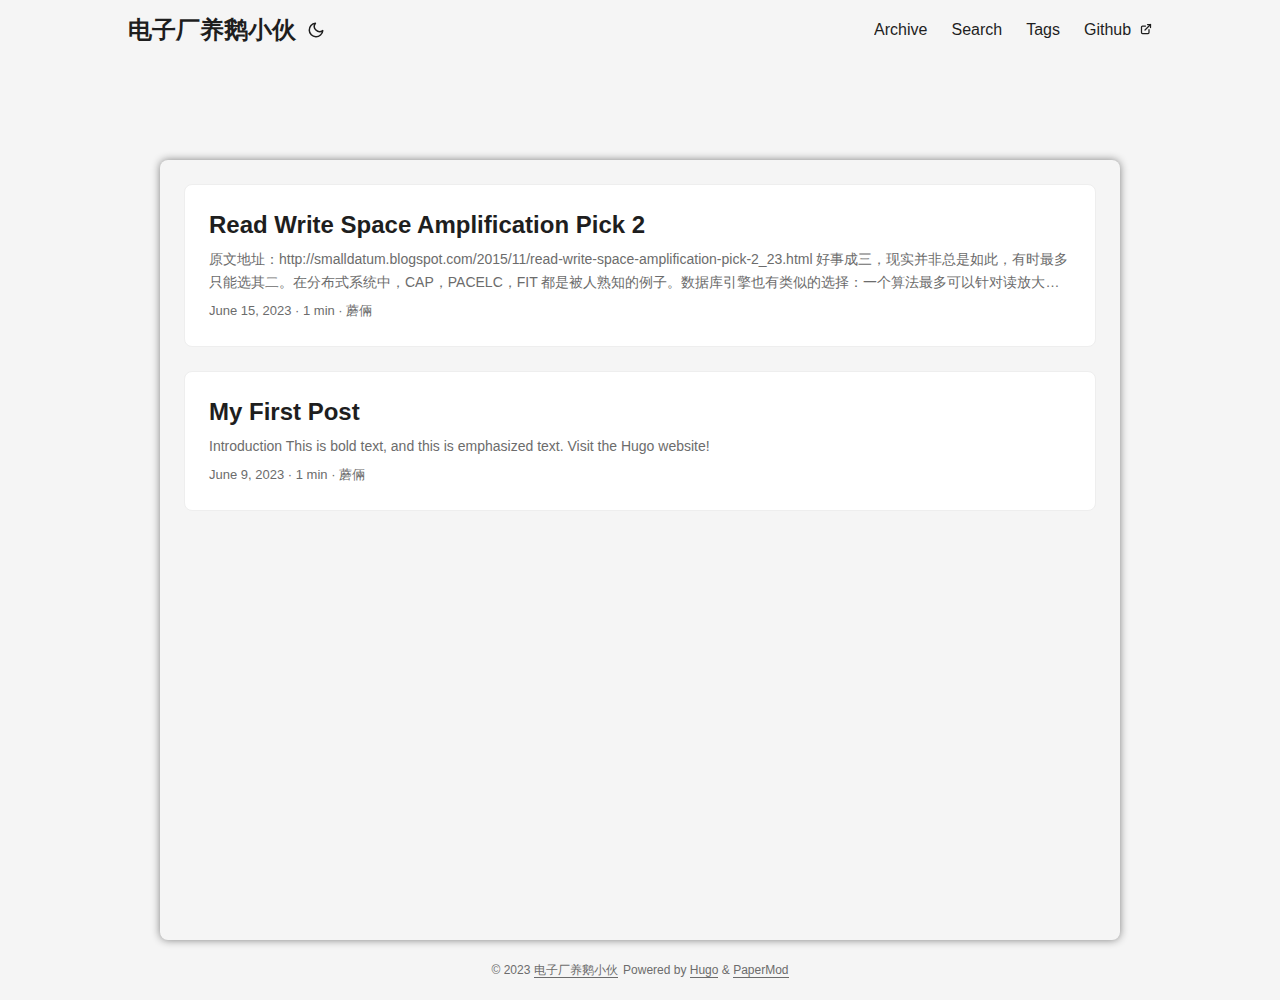
<file: index.html>
<!DOCTYPE html>
<html lang="en" dir="auto">

<head>
	<meta name="generator" content="Hugo 0.113.0"><meta charset="utf-8">
<meta http-equiv="X-UA-Compatible" content="IE=edge">
<meta name="viewport" content="width=device-width, initial-scale=1, shrink-to-fit=no">
<meta name="robots" content="index, follow">
<title>电子厂养鹅小伙</title>

<meta name="description" content="Theme PaperMod - https://github.com/adityatelange/hugo-PaperMod">
<meta name="author" content="蘑倆">
<link rel="canonical" href="https://tybisok.github.io/">
<link crossorigin="anonymous" href="/assets/css/stylesheet.1b52442dd673b94bcf6b33a4306dc1c6335dc44f7483337dfae908f11b6952ef.css" integrity="sha256-G1JELdZzuUvPazOkMG3BxjNdxE90gzN9&#43;ukI8RtpUu8=" rel="preload stylesheet" as="style">
<link rel="icon" href="https://tybisok.github.io/favicon.ico">
<link rel="icon" type="image/png" sizes="16x16" href="https://tybisok.github.io/favicon-16x16.png">
<link rel="icon" type="image/png" sizes="32x32" href="https://tybisok.github.io/favicon-32x32.png">
<link rel="apple-touch-icon" href="https://tybisok.github.io/apple-touch-icon.png">
<link rel="mask-icon" href="https://tybisok.github.io/safari-pinned-tab.svg">
<meta name="theme-color" content="#2e2e33">
<meta name="msapplication-TileColor" content="#2e2e33">
<link rel="alternate" type="application/rss+xml" href="https://tybisok.github.io/index.xml">
<link rel="alternate" type="application/json" href="https://tybisok.github.io/index.json">
<noscript>
    <style>
        #theme-toggle,
        .top-link {
            display: none;
        }

    </style>
    <style>
        @media (prefers-color-scheme: dark) {
            :root {
                --theme: rgb(29, 30, 32);
                --entry: rgb(46, 46, 51);
                --primary: rgb(218, 218, 219);
                --secondary: rgb(155, 156, 157);
                --tertiary: rgb(65, 66, 68);
                --content: rgb(196, 196, 197);
                --hljs-bg: rgb(46, 46, 51);
                --code-bg: rgb(55, 56, 62);
                --border: rgb(51, 51, 51);
            }

            .list {
                background: var(--theme);
            }

            .list:not(.dark)::-webkit-scrollbar-track {
                background: 0 0;
            }

            .list:not(.dark)::-webkit-scrollbar-thumb {
                border-color: var(--theme);
            }
        }

    </style>
</noscript><meta property="og:title" content="电子厂养鹅小伙" />
<meta property="og:description" content="Theme PaperMod - https://github.com/adityatelange/hugo-PaperMod" />
<meta property="og:type" content="website" />
<meta property="og:url" content="https://tybisok.github.io/" /><meta property="og:image" content="https://tybisok.github.io/papermod-cover.png"/>

<meta name="twitter:card" content="summary_large_image"/>
<meta name="twitter:image" content="https://tybisok.github.io/papermod-cover.png"/>

<meta name="twitter:title" content="电子厂养鹅小伙"/>
<meta name="twitter:description" content="Theme PaperMod - https://github.com/adityatelange/hugo-PaperMod"/>

<script type="application/ld+json">
{
  "@context": "https://schema.org",
  "@type": "Organization",
  "name": "电子厂养鹅小伙",
  "url": "https://tybisok.github.io/",
  "description": "Theme PaperMod - https://github.com/adityatelange/hugo-PaperMod",
  "thumbnailUrl": "https://tybisok.github.io/favicon.ico",
  "sameAs": [
      "https://github.com/TYBisok", "https://www.zhihu.com/people/tyb-55-75"
  ]
}
</script>
</head>

<body class="list" id="top">
<script>
    if (localStorage.getItem("pref-theme") === "dark") {
        document.body.classList.add('dark');
    } else if (localStorage.getItem("pref-theme") === "light") {
        document.body.classList.remove('dark')
    } else if (window.matchMedia('(prefers-color-scheme: dark)').matches) {
        document.body.classList.add('dark');
    }

</script>

<header class="header">
    <nav class="nav">
        <div class="logo">
            <a href="https://tybisok.github.io/" accesskey="h" title="电子厂养鹅小伙 (Alt + H)">电子厂养鹅小伙</a>
            <div class="logo-switches">
                <button id="theme-toggle" accesskey="t" title="(Alt + T)">
                    <svg id="moon" xmlns="http://www.w3.org/2000/svg" width="24" height="18" viewBox="0 0 24 24"
                        fill="none" stroke="currentColor" stroke-width="2" stroke-linecap="round"
                        stroke-linejoin="round">
                        <path d="M21 12.79A9 9 0 1 1 11.21 3 7 7 0 0 0 21 12.79z"></path>
                    </svg>
                    <svg id="sun" xmlns="http://www.w3.org/2000/svg" width="24" height="18" viewBox="0 0 24 24"
                        fill="none" stroke="currentColor" stroke-width="2" stroke-linecap="round"
                        stroke-linejoin="round">
                        <circle cx="12" cy="12" r="5"></circle>
                        <line x1="12" y1="1" x2="12" y2="3"></line>
                        <line x1="12" y1="21" x2="12" y2="23"></line>
                        <line x1="4.22" y1="4.22" x2="5.64" y2="5.64"></line>
                        <line x1="18.36" y1="18.36" x2="19.78" y2="19.78"></line>
                        <line x1="1" y1="12" x2="3" y2="12"></line>
                        <line x1="21" y1="12" x2="23" y2="12"></line>
                        <line x1="4.22" y1="19.78" x2="5.64" y2="18.36"></line>
                        <line x1="18.36" y1="5.64" x2="19.78" y2="4.22"></line>
                    </svg>
                </button>
            </div>
        </div>
        <ul id="menu">
            <li>
                <a href="https://tybisok.github.io/archives" title="Archive">
                    <span>Archive</span>
                </a>
            </li>
            <li>
                <a href="https://tybisok.github.io/search/" title="Search (Alt &#43; /)" accesskey=/>
                    <span>Search</span>
                </a>
            </li>
            <li>
                <a href="https://tybisok.github.io/tags/" title="Tags">
                    <span>Tags</span>
                </a>
            </li>
            <li>
                <a href="https://github.com/TYBisok" title="Github">
                    <span>Github</span>&nbsp;
                    <svg fill="none" shape-rendering="geometricPrecision" stroke="currentColor" stroke-linecap="round"
                        stroke-linejoin="round" stroke-width="2.5" viewBox="0 0 24 24" height="12" width="12">
                        <path d="M18 13v6a2 2 0 01-2 2H5a2 2 0 01-2-2V8a2 2 0 012-2h6"></path>
                        <path d="M15 3h6v6"></path>
                        <path d="M10 14L21 3"></path>
                    </svg>
                </a>
            </li>
        </ul>
    </nav>
</header>
<main class="main"> 


<article class="post-entry"> 
  <header class="entry-header">
    <h2>Read Write Space Amplification Pick 2
    </h2>
  </header>
  <div class="entry-content">
    <p>原文地址：http://smalldatum.blogspot.com/2015/11/read-write-space-amplification-pick-2_23.html
好事成三，现实并非总是如此，有时最多只能选其二。在分布式系统中，CAP，PACELC，FIT 都是被人熟知的例子。数据库引擎也有类似的选择：一个算法最多可以针对读放大（read amplification）、写放大（write amplification）和空间放大（space amplification）的两个进行优化。它们是描述效率和性能的指标，这意味着一个算法不可能同时在读、写和空间都优于另一种算法。例如，B-Tree 相较于 LSM 有着更小的读放大，但 LSM 有着更小的写放大。我将这些指标缩写为 read-amp，write-amp 和 space-amp，也将其称为 framework。
该 framework 假定数据库工作负载由点查询、长度为 N 的范围查询和写操作组成。如果我添加一个删除操作，那么这将符合 RocksDB 和 LevelDB 的 API。写入是盲写（blind-write）操作，因为再写之前不一定会读取。
这是该系列文章的第一篇，第二篇文章将使用该框架比较 B-Tree 和 LSM，第三篇文章将论证一个算法不可能使得所有三个指标都最优。
目的 在评估真实和潜在工作负载的算法时，read-amp，write-amp 和 space-amp 用于解释其性能和效率。它们不能代替大 O 表示法，它们通常假设特定的工作负载和配置，包括 RAM 大小、数据库大小和存储类型。
我们使用该 framework 来比较 InnoDB 和 RocksDB，因为更好的性能不足以作为选择一个算法的指标。在使用闪存时，耐用性（endurance，write-amp）和容量（capacity，space-amp）很重要，而 IOPs（点查询和范围查询的 read-amp，写入的 write-amp）在使用机械磁盘时很重要。
该 framework 有助于理解为获得更好的 QPS 所做出的妥协。在写优化的算法中，很容易用写换取空间和读取效率，不过这些做法应当对外说明，因为它们是有代价的。新算法可以通过降低范围读的效率来获得比 RocksDB 更好的写入吞吐量，但 LinkBench 工作负载需要高效的写入和范围读性能。
该 framework 是有用的，因为 key comparisons 的方式并不总能产生“正确”的结果。传统的算法分析方法非常适合限制 key comparisions 的数量，从而了解算法在内存中的性能。但是当比较键（key）部分来自cache，部分来自 RAM 或者 Disk时，大O表示法很难比较算法间的优劣。常量因子很重要，每个查询1.2次或1.5次的读盘会带来很大的差异。
读放大 Read-amp 是指完成一个逻辑读取操作所需的工作量。所谓工作量在不同类型的数据库中定义相异，包括内存型数据库，无缓存（最坏情况）的持久性数据库，或者有缓存的（平均情况）的持久性数据库。在内存型数据库中，工作量可以是键的比较次数，或者传统算法分析所用的指标。在持久性数据库中，工作量包括了传输的字节数和磁盘寻道次数（寻道次数对磁盘很重要，对 NVM 可忽略）。工作量也包括了从存储介质中读取数据的解药成本。...</p>
  </div>
  <footer class="entry-footer"><span title='2023-06-15 10:33:38 +0800 CST'>June 15, 2023</span>&nbsp;·&nbsp;1 min&nbsp;·&nbsp;蘑倆</footer>
  <a class="entry-link" aria-label="post link to Read Write Space Amplification Pick 2" href="https://tybisok.github.io/posts/read-write-space-amplification-pick-2/"></a>
</article>

<article class="post-entry"> 
  <header class="entry-header">
    <h2>My First Post
    </h2>
  </header>
  <div class="entry-content">
    <p>Introduction This is bold text, and this is emphasized text.
Visit the Hugo website!</p>
  </div>
  <footer class="entry-footer"><span title='2023-06-09 09:59:31 +0800 CST'>June 9, 2023</span>&nbsp;·&nbsp;1 min&nbsp;·&nbsp;蘑倆</footer>
  <a class="entry-link" aria-label="post link to My First Post" href="https://tybisok.github.io/posts/my-first-post/"></a>
</article>
    </main>
    
<footer class="footer">
    <span>&copy; 2023 <a href="https://tybisok.github.io/">电子厂养鹅小伙</a></span>
    <span>
        Powered by
        <a href="https://gohugo.io/" rel="noopener noreferrer" target="_blank">Hugo</a> &
        <a href="https://github.com/adityatelange/hugo-PaperMod/" rel="noopener" target="_blank">PaperMod</a>
    </span>
</footer>
<a href="#top" aria-label="go to top" title="Go to Top (Alt + G)" class="top-link" id="top-link" accesskey="g">
    <svg xmlns="http://www.w3.org/2000/svg" viewBox="0 0 12 6" fill="currentColor">
        <path d="M12 6H0l6-6z" />
    </svg>
</a>

<script>
    let menu = document.getElementById('menu')
    if (menu) {
        menu.scrollLeft = localStorage.getItem("menu-scroll-position");
        menu.onscroll = function () {
            localStorage.setItem("menu-scroll-position", menu.scrollLeft);
        }
    }

    document.querySelectorAll('a[href^="#"]').forEach(anchor => {
        anchor.addEventListener("click", function (e) {
            e.preventDefault();
            var id = this.getAttribute("href").substr(1);
            if (!window.matchMedia('(prefers-reduced-motion: reduce)').matches) {
                document.querySelector(`[id='${decodeURIComponent(id)}']`).scrollIntoView({
                    behavior: "smooth"
                });
            } else {
                document.querySelector(`[id='${decodeURIComponent(id)}']`).scrollIntoView();
            }
            if (id === "top") {
                history.replaceState(null, null, " ");
            } else {
                history.pushState(null, null, `#${id}`);
            }
        });
    });

</script>
<script>
    var mybutton = document.getElementById("top-link");
    window.onscroll = function () {
        if (document.body.scrollTop > 800 || document.documentElement.scrollTop > 800) {
            mybutton.style.visibility = "visible";
            mybutton.style.opacity = "1";
        } else {
            mybutton.style.visibility = "hidden";
            mybutton.style.opacity = "0";
        }
    };

</script>
<script>
    document.getElementById("theme-toggle").addEventListener("click", () => {
        if (document.body.className.includes("dark")) {
            document.body.classList.remove('dark');
            localStorage.setItem("pref-theme", 'light');
        } else {
            document.body.classList.add('dark');
            localStorage.setItem("pref-theme", 'dark');
        }
    })

</script>
</body>

</html>
</file>
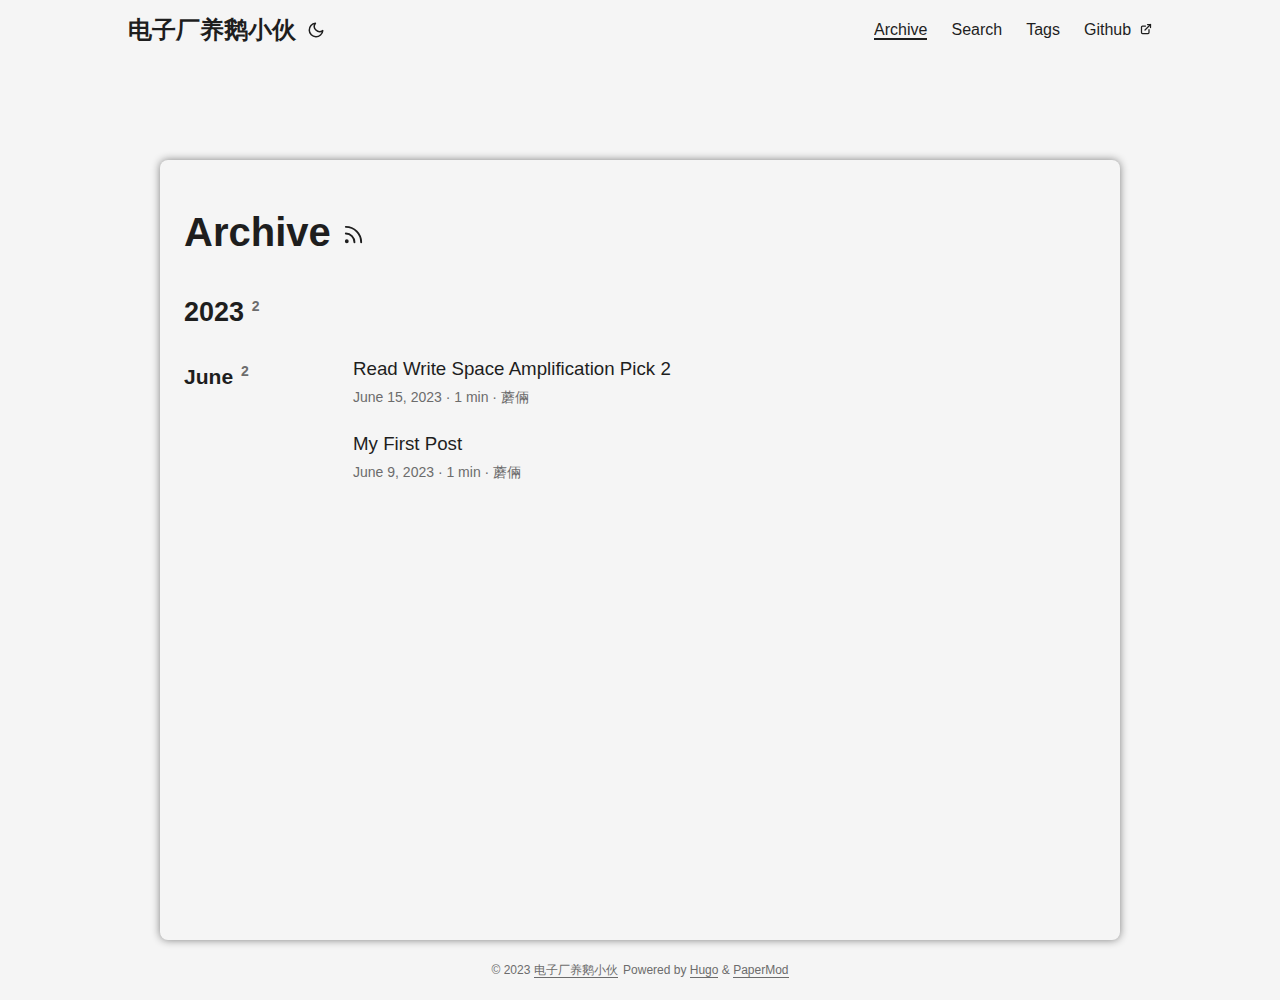
<file: archives/index.html>
<!DOCTYPE html>
<html lang="en" dir="auto">

<head><meta charset="utf-8">
<meta http-equiv="X-UA-Compatible" content="IE=edge">
<meta name="viewport" content="width=device-width, initial-scale=1, shrink-to-fit=no">
<meta name="robots" content="index, follow">
<title>Archive | 电子厂养鹅小伙</title>
<meta name="keywords" content="">
<meta name="description" content="archives">
<meta name="author" content="蘑倆">
<link rel="canonical" href="https://tybisok.github.io/archives/">
<link crossorigin="anonymous" href="/assets/css/stylesheet.1b52442dd673b94bcf6b33a4306dc1c6335dc44f7483337dfae908f11b6952ef.css" integrity="sha256-G1JELdZzuUvPazOkMG3BxjNdxE90gzN9&#43;ukI8RtpUu8=" rel="preload stylesheet" as="style">
<link rel="icon" href="https://tybisok.github.io/favicon.ico">
<link rel="icon" type="image/png" sizes="16x16" href="https://tybisok.github.io/favicon-16x16.png">
<link rel="icon" type="image/png" sizes="32x32" href="https://tybisok.github.io/favicon-32x32.png">
<link rel="apple-touch-icon" href="https://tybisok.github.io/apple-touch-icon.png">
<link rel="mask-icon" href="https://tybisok.github.io/safari-pinned-tab.svg">
<meta name="theme-color" content="#2e2e33">
<meta name="msapplication-TileColor" content="#2e2e33">
<noscript>
    <style>
        #theme-toggle,
        .top-link {
            display: none;
        }

    </style>
    <style>
        @media (prefers-color-scheme: dark) {
            :root {
                --theme: rgb(29, 30, 32);
                --entry: rgb(46, 46, 51);
                --primary: rgb(218, 218, 219);
                --secondary: rgb(155, 156, 157);
                --tertiary: rgb(65, 66, 68);
                --content: rgb(196, 196, 197);
                --hljs-bg: rgb(46, 46, 51);
                --code-bg: rgb(55, 56, 62);
                --border: rgb(51, 51, 51);
            }

            .list {
                background: var(--theme);
            }

            .list:not(.dark)::-webkit-scrollbar-track {
                background: 0 0;
            }

            .list:not(.dark)::-webkit-scrollbar-thumb {
                border-color: var(--theme);
            }
        }

    </style>
</noscript><meta property="og:title" content="Archive" />
<meta property="og:description" content="archives" />
<meta property="og:type" content="article" />
<meta property="og:url" content="https://tybisok.github.io/archives/" /><meta property="og:image" content="https://tybisok.github.io/papermod-cover.png"/><meta property="article:section" content="" />



<meta name="twitter:card" content="summary_large_image"/>
<meta name="twitter:image" content="https://tybisok.github.io/papermod-cover.png"/>

<meta name="twitter:title" content="Archive"/>
<meta name="twitter:description" content="archives"/>


<script type="application/ld+json">
{
  "@context": "https://schema.org",
  "@type": "BreadcrumbList",
  "itemListElement": [
    {
      "@type": "ListItem",
      "position":  1 ,
      "name": "Archive",
      "item": "https://tybisok.github.io/archives/"
    }
  ]
}
</script>
<script type="application/ld+json">
{
  "@context": "https://schema.org",
  "@type": "BlogPosting",
  "headline": "Archive",
  "name": "Archive",
  "description": "archives",
  "keywords": [
    
  ],
  "articleBody": "",
  "wordCount" : "0",
  "inLanguage": "en",
  "datePublished": "0001-01-01T00:00:00Z",
  "dateModified": "0001-01-01T00:00:00Z",
  "author":{
    "@type": "Person",
    "name": "蘑倆"
  },
  "mainEntityOfPage": {
    "@type": "WebPage",
    "@id": "https://tybisok.github.io/archives/"
  },
  "publisher": {
    "@type": "Organization",
    "name": "电子厂养鹅小伙",
    "logo": {
      "@type": "ImageObject",
      "url": "https://tybisok.github.io/favicon.ico"
    }
  }
}
</script>
</head>

<body class="list" id="top">
<script>
    if (localStorage.getItem("pref-theme") === "dark") {
        document.body.classList.add('dark');
    } else if (localStorage.getItem("pref-theme") === "light") {
        document.body.classList.remove('dark')
    } else if (window.matchMedia('(prefers-color-scheme: dark)').matches) {
        document.body.classList.add('dark');
    }

</script>

<header class="header">
    <nav class="nav">
        <div class="logo">
            <a href="https://tybisok.github.io/" accesskey="h" title="电子厂养鹅小伙 (Alt + H)">电子厂养鹅小伙</a>
            <div class="logo-switches">
                <button id="theme-toggle" accesskey="t" title="(Alt + T)">
                    <svg id="moon" xmlns="http://www.w3.org/2000/svg" width="24" height="18" viewBox="0 0 24 24"
                        fill="none" stroke="currentColor" stroke-width="2" stroke-linecap="round"
                        stroke-linejoin="round">
                        <path d="M21 12.79A9 9 0 1 1 11.21 3 7 7 0 0 0 21 12.79z"></path>
                    </svg>
                    <svg id="sun" xmlns="http://www.w3.org/2000/svg" width="24" height="18" viewBox="0 0 24 24"
                        fill="none" stroke="currentColor" stroke-width="2" stroke-linecap="round"
                        stroke-linejoin="round">
                        <circle cx="12" cy="12" r="5"></circle>
                        <line x1="12" y1="1" x2="12" y2="3"></line>
                        <line x1="12" y1="21" x2="12" y2="23"></line>
                        <line x1="4.22" y1="4.22" x2="5.64" y2="5.64"></line>
                        <line x1="18.36" y1="18.36" x2="19.78" y2="19.78"></line>
                        <line x1="1" y1="12" x2="3" y2="12"></line>
                        <line x1="21" y1="12" x2="23" y2="12"></line>
                        <line x1="4.22" y1="19.78" x2="5.64" y2="18.36"></line>
                        <line x1="18.36" y1="5.64" x2="19.78" y2="4.22"></line>
                    </svg>
                </button>
            </div>
        </div>
        <ul id="menu">
            <li>
                <a href="https://tybisok.github.io/archives" title="Archive">
                    <span class="active">Archive</span>
                </a>
            </li>
            <li>
                <a href="https://tybisok.github.io/search/" title="Search (Alt &#43; /)" accesskey=/>
                    <span>Search</span>
                </a>
            </li>
            <li>
                <a href="https://tybisok.github.io/tags/" title="Tags">
                    <span>Tags</span>
                </a>
            </li>
            <li>
                <a href="https://github.com/TYBisok" title="Github">
                    <span>Github</span>&nbsp;
                    <svg fill="none" shape-rendering="geometricPrecision" stroke="currentColor" stroke-linecap="round"
                        stroke-linejoin="round" stroke-width="2.5" viewBox="0 0 24 24" height="12" width="12">
                        <path d="M18 13v6a2 2 0 01-2 2H5a2 2 0 01-2-2V8a2 2 0 012-2h6"></path>
                        <path d="M15 3h6v6"></path>
                        <path d="M10 14L21 3"></path>
                    </svg>
                </a>
            </li>
        </ul>
    </nav>
</header>
<main class="main">

<header class="page-header">
  <h1>
    Archive
    <a href="/index.xml" title="RSS" aria-label="RSS">
      <svg xmlns="http://www.w3.org/2000/svg" viewBox="0 0 24 24" fill="none" stroke="currentColor" stroke-width="2"
        stroke-linecap="round" stroke-linejoin="round" height="23">
        <path d="M4 11a9 9 0 0 1 9 9" />
        <path d="M4 4a16 16 0 0 1 16 16" />
        <circle cx="5" cy="19" r="1" />
      </svg>
    </a>
  </h1>
</header>
<div class="archive-year">
  <h2 class="archive-year-header">2023<sup class="archive-count">&nbsp;&nbsp;2</sup>
  </h2>
  <div class="archive-month">
    <h3 class="archive-month-header">June<sup class="archive-count">&nbsp;&nbsp;2</sup></h3>
    <div class="archive-posts">
      <div class="archive-entry">
        <h3 class="archive-entry-title">Read Write Space Amplification Pick 2
        </h3>
        <div class="archive-meta"><span title='2023-06-15 10:33:38 +0800 CST'>June 15, 2023</span>&nbsp;·&nbsp;1 min&nbsp;·&nbsp;蘑倆</div>
        <a class="entry-link" aria-label="post link to Read Write Space Amplification Pick 2" href="https://tybisok.github.io/posts/read-write-space-amplification-pick-2/"></a>
      </div>
      <div class="archive-entry">
        <h3 class="archive-entry-title">My First Post
        </h3>
        <div class="archive-meta"><span title='2023-06-09 09:59:31 +0800 CST'>June 9, 2023</span>&nbsp;·&nbsp;1 min&nbsp;·&nbsp;蘑倆</div>
        <a class="entry-link" aria-label="post link to My First Post" href="https://tybisok.github.io/posts/my-first-post/"></a>
      </div>
    </div>
  </div>
</div>
    </main>
    
<footer class="footer">
    <span>&copy; 2023 <a href="https://tybisok.github.io/">电子厂养鹅小伙</a></span>
    <span>
        Powered by
        <a href="https://gohugo.io/" rel="noopener noreferrer" target="_blank">Hugo</a> &
        <a href="https://github.com/adityatelange/hugo-PaperMod/" rel="noopener" target="_blank">PaperMod</a>
    </span>
</footer>
<a href="#top" aria-label="go to top" title="Go to Top (Alt + G)" class="top-link" id="top-link" accesskey="g">
    <svg xmlns="http://www.w3.org/2000/svg" viewBox="0 0 12 6" fill="currentColor">
        <path d="M12 6H0l6-6z" />
    </svg>
</a>

<script>
    let menu = document.getElementById('menu')
    if (menu) {
        menu.scrollLeft = localStorage.getItem("menu-scroll-position");
        menu.onscroll = function () {
            localStorage.setItem("menu-scroll-position", menu.scrollLeft);
        }
    }

    document.querySelectorAll('a[href^="#"]').forEach(anchor => {
        anchor.addEventListener("click", function (e) {
            e.preventDefault();
            var id = this.getAttribute("href").substr(1);
            if (!window.matchMedia('(prefers-reduced-motion: reduce)').matches) {
                document.querySelector(`[id='${decodeURIComponent(id)}']`).scrollIntoView({
                    behavior: "smooth"
                });
            } else {
                document.querySelector(`[id='${decodeURIComponent(id)}']`).scrollIntoView();
            }
            if (id === "top") {
                history.replaceState(null, null, " ");
            } else {
                history.pushState(null, null, `#${id}`);
            }
        });
    });

</script>
<script>
    var mybutton = document.getElementById("top-link");
    window.onscroll = function () {
        if (document.body.scrollTop > 800 || document.documentElement.scrollTop > 800) {
            mybutton.style.visibility = "visible";
            mybutton.style.opacity = "1";
        } else {
            mybutton.style.visibility = "hidden";
            mybutton.style.opacity = "0";
        }
    };

</script>
<script>
    document.getElementById("theme-toggle").addEventListener("click", () => {
        if (document.body.className.includes("dark")) {
            document.body.classList.remove('dark');
            localStorage.setItem("pref-theme", 'light');
        } else {
            document.body.classList.add('dark');
            localStorage.setItem("pref-theme", 'dark');
        }
    })

</script>
</body>

</html>
</file>
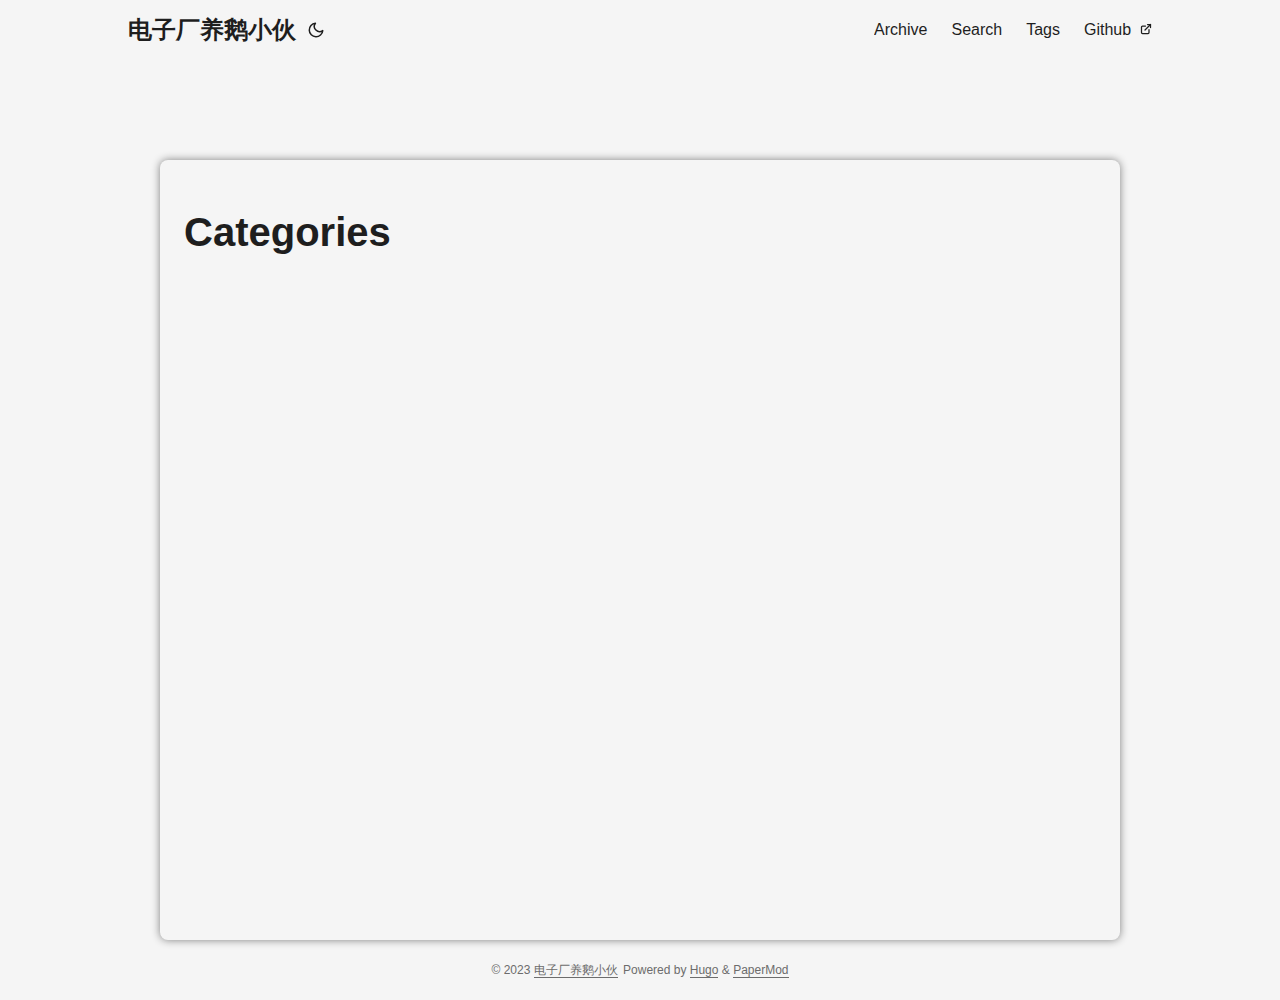
<file: categories/index.html>
<!DOCTYPE html>
<html lang="en" dir="auto">

<head><meta charset="utf-8">
<meta http-equiv="X-UA-Compatible" content="IE=edge">
<meta name="viewport" content="width=device-width, initial-scale=1, shrink-to-fit=no">
<meta name="robots" content="index, follow">
<title>Categories | 电子厂养鹅小伙</title>
<meta name="keywords" content="">
<meta name="description" content="Theme PaperMod - https://github.com/adityatelange/hugo-PaperMod">
<meta name="author" content="蘑倆">
<link rel="canonical" href="https://tybisok.github.io/categories/">
<link crossorigin="anonymous" href="/assets/css/stylesheet.1b52442dd673b94bcf6b33a4306dc1c6335dc44f7483337dfae908f11b6952ef.css" integrity="sha256-G1JELdZzuUvPazOkMG3BxjNdxE90gzN9&#43;ukI8RtpUu8=" rel="preload stylesheet" as="style">
<link rel="icon" href="https://tybisok.github.io/favicon.ico">
<link rel="icon" type="image/png" sizes="16x16" href="https://tybisok.github.io/favicon-16x16.png">
<link rel="icon" type="image/png" sizes="32x32" href="https://tybisok.github.io/favicon-32x32.png">
<link rel="apple-touch-icon" href="https://tybisok.github.io/apple-touch-icon.png">
<link rel="mask-icon" href="https://tybisok.github.io/safari-pinned-tab.svg">
<meta name="theme-color" content="#2e2e33">
<meta name="msapplication-TileColor" content="#2e2e33">
<link rel="alternate" type="application/rss+xml" href="https://tybisok.github.io/categories/index.xml">
<noscript>
    <style>
        #theme-toggle,
        .top-link {
            display: none;
        }

    </style>
    <style>
        @media (prefers-color-scheme: dark) {
            :root {
                --theme: rgb(29, 30, 32);
                --entry: rgb(46, 46, 51);
                --primary: rgb(218, 218, 219);
                --secondary: rgb(155, 156, 157);
                --tertiary: rgb(65, 66, 68);
                --content: rgb(196, 196, 197);
                --hljs-bg: rgb(46, 46, 51);
                --code-bg: rgb(55, 56, 62);
                --border: rgb(51, 51, 51);
            }

            .list {
                background: var(--theme);
            }

            .list:not(.dark)::-webkit-scrollbar-track {
                background: 0 0;
            }

            .list:not(.dark)::-webkit-scrollbar-thumb {
                border-color: var(--theme);
            }
        }

    </style>
</noscript><meta property="og:title" content="Categories" />
<meta property="og:description" content="Theme PaperMod - https://github.com/adityatelange/hugo-PaperMod" />
<meta property="og:type" content="website" />
<meta property="og:url" content="https://tybisok.github.io/categories/" /><meta property="og:image" content="https://tybisok.github.io/papermod-cover.png"/>

<meta name="twitter:card" content="summary_large_image"/>
<meta name="twitter:image" content="https://tybisok.github.io/papermod-cover.png"/>

<meta name="twitter:title" content="Categories"/>
<meta name="twitter:description" content="Theme PaperMod - https://github.com/adityatelange/hugo-PaperMod"/>

</head>

<body class="list" id="top">
<script>
    if (localStorage.getItem("pref-theme") === "dark") {
        document.body.classList.add('dark');
    } else if (localStorage.getItem("pref-theme") === "light") {
        document.body.classList.remove('dark')
    } else if (window.matchMedia('(prefers-color-scheme: dark)').matches) {
        document.body.classList.add('dark');
    }

</script>

<header class="header">
    <nav class="nav">
        <div class="logo">
            <a href="https://tybisok.github.io/" accesskey="h" title="电子厂养鹅小伙 (Alt + H)">电子厂养鹅小伙</a>
            <div class="logo-switches">
                <button id="theme-toggle" accesskey="t" title="(Alt + T)">
                    <svg id="moon" xmlns="http://www.w3.org/2000/svg" width="24" height="18" viewBox="0 0 24 24"
                        fill="none" stroke="currentColor" stroke-width="2" stroke-linecap="round"
                        stroke-linejoin="round">
                        <path d="M21 12.79A9 9 0 1 1 11.21 3 7 7 0 0 0 21 12.79z"></path>
                    </svg>
                    <svg id="sun" xmlns="http://www.w3.org/2000/svg" width="24" height="18" viewBox="0 0 24 24"
                        fill="none" stroke="currentColor" stroke-width="2" stroke-linecap="round"
                        stroke-linejoin="round">
                        <circle cx="12" cy="12" r="5"></circle>
                        <line x1="12" y1="1" x2="12" y2="3"></line>
                        <line x1="12" y1="21" x2="12" y2="23"></line>
                        <line x1="4.22" y1="4.22" x2="5.64" y2="5.64"></line>
                        <line x1="18.36" y1="18.36" x2="19.78" y2="19.78"></line>
                        <line x1="1" y1="12" x2="3" y2="12"></line>
                        <line x1="21" y1="12" x2="23" y2="12"></line>
                        <line x1="4.22" y1="19.78" x2="5.64" y2="18.36"></line>
                        <line x1="18.36" y1="5.64" x2="19.78" y2="4.22"></line>
                    </svg>
                </button>
            </div>
        </div>
        <ul id="menu">
            <li>
                <a href="https://tybisok.github.io/archives" title="Archive">
                    <span>Archive</span>
                </a>
            </li>
            <li>
                <a href="https://tybisok.github.io/search/" title="Search (Alt &#43; /)" accesskey=/>
                    <span>Search</span>
                </a>
            </li>
            <li>
                <a href="https://tybisok.github.io/tags/" title="Tags">
                    <span>Tags</span>
                </a>
            </li>
            <li>
                <a href="https://github.com/TYBisok" title="Github">
                    <span>Github</span>&nbsp;
                    <svg fill="none" shape-rendering="geometricPrecision" stroke="currentColor" stroke-linecap="round"
                        stroke-linejoin="round" stroke-width="2.5" viewBox="0 0 24 24" height="12" width="12">
                        <path d="M18 13v6a2 2 0 01-2 2H5a2 2 0 01-2-2V8a2 2 0 012-2h6"></path>
                        <path d="M15 3h6v6"></path>
                        <path d="M10 14L21 3"></path>
                    </svg>
                </a>
            </li>
        </ul>
    </nav>
</header>
<main class="main">
<header class="page-header">
    <h1>Categories</h1>
</header>

<ul class="terms-tags">
</ul>
    </main>
    
<footer class="footer">
    <span>&copy; 2023 <a href="https://tybisok.github.io/">电子厂养鹅小伙</a></span>
    <span>
        Powered by
        <a href="https://gohugo.io/" rel="noopener noreferrer" target="_blank">Hugo</a> &
        <a href="https://github.com/adityatelange/hugo-PaperMod/" rel="noopener" target="_blank">PaperMod</a>
    </span>
</footer>
<a href="#top" aria-label="go to top" title="Go to Top (Alt + G)" class="top-link" id="top-link" accesskey="g">
    <svg xmlns="http://www.w3.org/2000/svg" viewBox="0 0 12 6" fill="currentColor">
        <path d="M12 6H0l6-6z" />
    </svg>
</a>

<script>
    let menu = document.getElementById('menu')
    if (menu) {
        menu.scrollLeft = localStorage.getItem("menu-scroll-position");
        menu.onscroll = function () {
            localStorage.setItem("menu-scroll-position", menu.scrollLeft);
        }
    }

    document.querySelectorAll('a[href^="#"]').forEach(anchor => {
        anchor.addEventListener("click", function (e) {
            e.preventDefault();
            var id = this.getAttribute("href").substr(1);
            if (!window.matchMedia('(prefers-reduced-motion: reduce)').matches) {
                document.querySelector(`[id='${decodeURIComponent(id)}']`).scrollIntoView({
                    behavior: "smooth"
                });
            } else {
                document.querySelector(`[id='${decodeURIComponent(id)}']`).scrollIntoView();
            }
            if (id === "top") {
                history.replaceState(null, null, " ");
            } else {
                history.pushState(null, null, `#${id}`);
            }
        });
    });

</script>
<script>
    var mybutton = document.getElementById("top-link");
    window.onscroll = function () {
        if (document.body.scrollTop > 800 || document.documentElement.scrollTop > 800) {
            mybutton.style.visibility = "visible";
            mybutton.style.opacity = "1";
        } else {
            mybutton.style.visibility = "hidden";
            mybutton.style.opacity = "0";
        }
    };

</script>
<script>
    document.getElementById("theme-toggle").addEventListener("click", () => {
        if (document.body.className.includes("dark")) {
            document.body.classList.remove('dark');
            localStorage.setItem("pref-theme", 'light');
        } else {
            document.body.classList.add('dark');
            localStorage.setItem("pref-theme", 'dark');
        }
    })

</script>
</body>

</html>
</file>
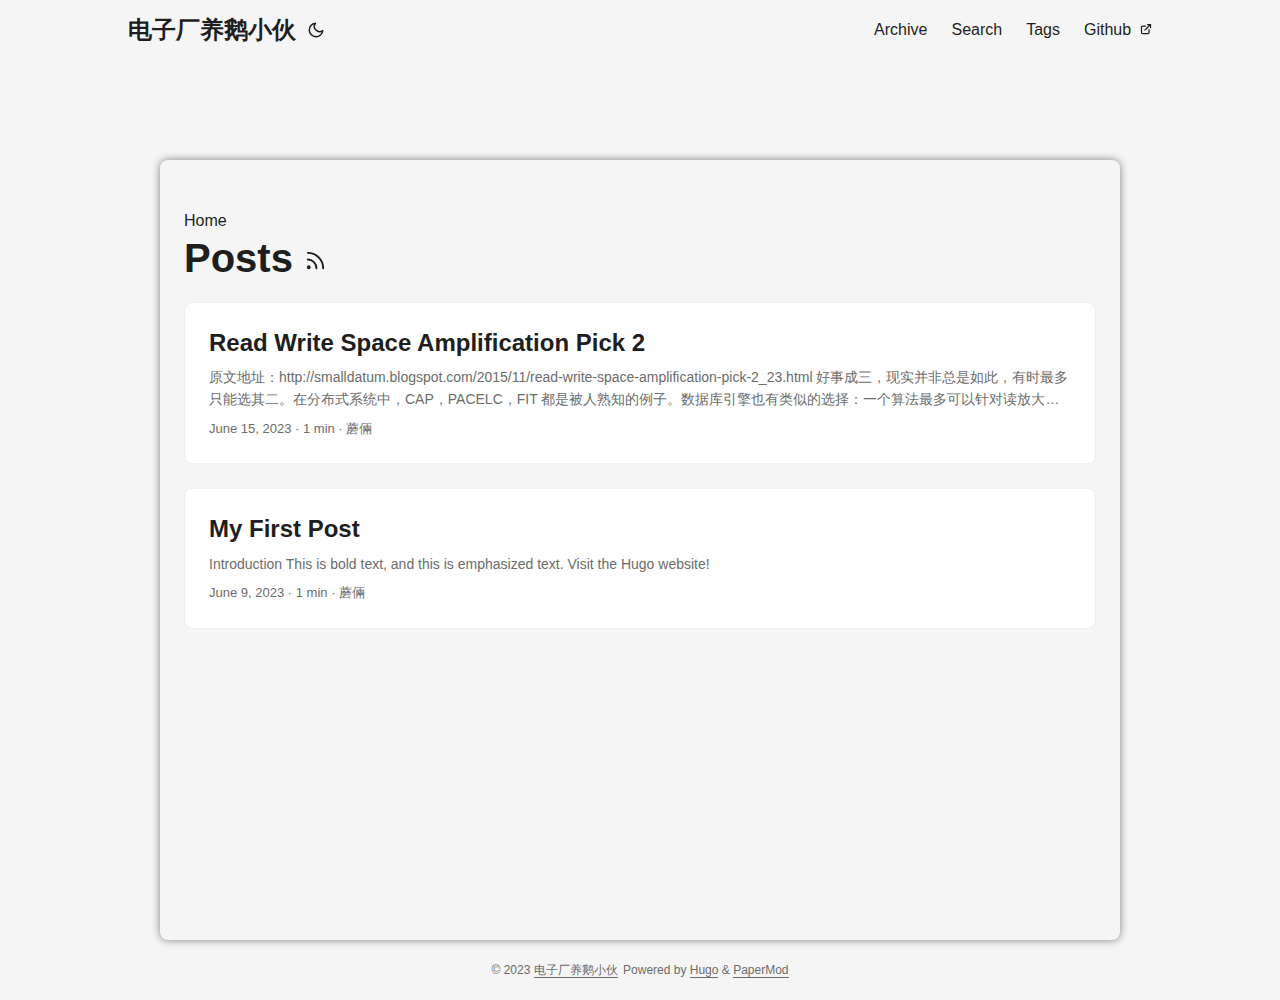
<file: posts/index.html>
<!DOCTYPE html>
<html lang="en" dir="auto">

<head><meta charset="utf-8">
<meta http-equiv="X-UA-Compatible" content="IE=edge">
<meta name="viewport" content="width=device-width, initial-scale=1, shrink-to-fit=no">
<meta name="robots" content="index, follow">
<title>Posts | 电子厂养鹅小伙</title>
<meta name="keywords" content="">
<meta name="description" content="Posts - 电子厂养鹅小伙">
<meta name="author" content="蘑倆">
<link rel="canonical" href="https://tybisok.github.io/posts/">
<link crossorigin="anonymous" href="/assets/css/stylesheet.1b52442dd673b94bcf6b33a4306dc1c6335dc44f7483337dfae908f11b6952ef.css" integrity="sha256-G1JELdZzuUvPazOkMG3BxjNdxE90gzN9&#43;ukI8RtpUu8=" rel="preload stylesheet" as="style">
<link rel="icon" href="https://tybisok.github.io/favicon.ico">
<link rel="icon" type="image/png" sizes="16x16" href="https://tybisok.github.io/favicon-16x16.png">
<link rel="icon" type="image/png" sizes="32x32" href="https://tybisok.github.io/favicon-32x32.png">
<link rel="apple-touch-icon" href="https://tybisok.github.io/apple-touch-icon.png">
<link rel="mask-icon" href="https://tybisok.github.io/safari-pinned-tab.svg">
<meta name="theme-color" content="#2e2e33">
<meta name="msapplication-TileColor" content="#2e2e33">
<link rel="alternate" type="application/rss+xml" href="https://tybisok.github.io/posts/index.xml">
<noscript>
    <style>
        #theme-toggle,
        .top-link {
            display: none;
        }

    </style>
    <style>
        @media (prefers-color-scheme: dark) {
            :root {
                --theme: rgb(29, 30, 32);
                --entry: rgb(46, 46, 51);
                --primary: rgb(218, 218, 219);
                --secondary: rgb(155, 156, 157);
                --tertiary: rgb(65, 66, 68);
                --content: rgb(196, 196, 197);
                --hljs-bg: rgb(46, 46, 51);
                --code-bg: rgb(55, 56, 62);
                --border: rgb(51, 51, 51);
            }

            .list {
                background: var(--theme);
            }

            .list:not(.dark)::-webkit-scrollbar-track {
                background: 0 0;
            }

            .list:not(.dark)::-webkit-scrollbar-thumb {
                border-color: var(--theme);
            }
        }

    </style>
</noscript><meta property="og:title" content="Posts" />
<meta property="og:description" content="Theme PaperMod - https://github.com/adityatelange/hugo-PaperMod" />
<meta property="og:type" content="website" />
<meta property="og:url" content="https://tybisok.github.io/posts/" /><meta property="og:image" content="https://tybisok.github.io/papermod-cover.png"/>

<meta name="twitter:card" content="summary_large_image"/>
<meta name="twitter:image" content="https://tybisok.github.io/papermod-cover.png"/>

<meta name="twitter:title" content="Posts"/>
<meta name="twitter:description" content="Theme PaperMod - https://github.com/adityatelange/hugo-PaperMod"/>


<script type="application/ld+json">
{
  "@context": "https://schema.org",
  "@type": "BreadcrumbList",
  "itemListElement": [
    {
      "@type": "ListItem",
      "position":  1 ,
      "name": "Posts",
      "item": "https://tybisok.github.io/posts/"
    }
  ]
}
</script>
</head>

<body class="list" id="top">
<script>
    if (localStorage.getItem("pref-theme") === "dark") {
        document.body.classList.add('dark');
    } else if (localStorage.getItem("pref-theme") === "light") {
        document.body.classList.remove('dark')
    } else if (window.matchMedia('(prefers-color-scheme: dark)').matches) {
        document.body.classList.add('dark');
    }

</script>

<header class="header">
    <nav class="nav">
        <div class="logo">
            <a href="https://tybisok.github.io/" accesskey="h" title="电子厂养鹅小伙 (Alt + H)">电子厂养鹅小伙</a>
            <div class="logo-switches">
                <button id="theme-toggle" accesskey="t" title="(Alt + T)">
                    <svg id="moon" xmlns="http://www.w3.org/2000/svg" width="24" height="18" viewBox="0 0 24 24"
                        fill="none" stroke="currentColor" stroke-width="2" stroke-linecap="round"
                        stroke-linejoin="round">
                        <path d="M21 12.79A9 9 0 1 1 11.21 3 7 7 0 0 0 21 12.79z"></path>
                    </svg>
                    <svg id="sun" xmlns="http://www.w3.org/2000/svg" width="24" height="18" viewBox="0 0 24 24"
                        fill="none" stroke="currentColor" stroke-width="2" stroke-linecap="round"
                        stroke-linejoin="round">
                        <circle cx="12" cy="12" r="5"></circle>
                        <line x1="12" y1="1" x2="12" y2="3"></line>
                        <line x1="12" y1="21" x2="12" y2="23"></line>
                        <line x1="4.22" y1="4.22" x2="5.64" y2="5.64"></line>
                        <line x1="18.36" y1="18.36" x2="19.78" y2="19.78"></line>
                        <line x1="1" y1="12" x2="3" y2="12"></line>
                        <line x1="21" y1="12" x2="23" y2="12"></line>
                        <line x1="4.22" y1="19.78" x2="5.64" y2="18.36"></line>
                        <line x1="18.36" y1="5.64" x2="19.78" y2="4.22"></line>
                    </svg>
                </button>
            </div>
        </div>
        <ul id="menu">
            <li>
                <a href="https://tybisok.github.io/archives" title="Archive">
                    <span>Archive</span>
                </a>
            </li>
            <li>
                <a href="https://tybisok.github.io/search/" title="Search (Alt &#43; /)" accesskey=/>
                    <span>Search</span>
                </a>
            </li>
            <li>
                <a href="https://tybisok.github.io/tags/" title="Tags">
                    <span>Tags</span>
                </a>
            </li>
            <li>
                <a href="https://github.com/TYBisok" title="Github">
                    <span>Github</span>&nbsp;
                    <svg fill="none" shape-rendering="geometricPrecision" stroke="currentColor" stroke-linecap="round"
                        stroke-linejoin="round" stroke-width="2.5" viewBox="0 0 24 24" height="12" width="12">
                        <path d="M18 13v6a2 2 0 01-2 2H5a2 2 0 01-2-2V8a2 2 0 012-2h6"></path>
                        <path d="M15 3h6v6"></path>
                        <path d="M10 14L21 3"></path>
                    </svg>
                </a>
            </li>
        </ul>
    </nav>
</header>
<main class="main"> 
<header class="page-header"><div class="breadcrumbs"><a href="https://tybisok.github.io/">Home</a></div>
  <h1>
    Posts
    <a href="/posts/index.xml" title="RSS" aria-label="RSS">
      <svg xmlns="http://www.w3.org/2000/svg" viewBox="0 0 24 24" fill="none" stroke="currentColor" stroke-width="2"
        stroke-linecap="round" stroke-linejoin="round" height="23">
        <path d="M4 11a9 9 0 0 1 9 9" />
        <path d="M4 4a16 16 0 0 1 16 16" />
        <circle cx="5" cy="19" r="1" />
      </svg>
    </a>
  </h1>
</header>

<article class="post-entry"> 
  <header class="entry-header">
    <h2>Read Write Space Amplification Pick 2
    </h2>
  </header>
  <div class="entry-content">
    <p>原文地址：http://smalldatum.blogspot.com/2015/11/read-write-space-amplification-pick-2_23.html
好事成三，现实并非总是如此，有时最多只能选其二。在分布式系统中，CAP，PACELC，FIT 都是被人熟知的例子。数据库引擎也有类似的选择：一个算法最多可以针对读放大（read amplification）、写放大（write amplification）和空间放大（space amplification）的两个进行优化。它们是描述效率和性能的指标，这意味着一个算法不可能同时在读、写和空间都优于另一种算法。例如，B-Tree 相较于 LSM 有着更小的读放大，但 LSM 有着更小的写放大。我将这些指标缩写为 read-amp，write-amp 和 space-amp，也将其称为 framework。
该 framework 假定数据库工作负载由点查询、长度为 N 的范围查询和写操作组成。如果我添加一个删除操作，那么这将符合 RocksDB 和 LevelDB 的 API。写入是盲写（blind-write）操作，因为再写之前不一定会读取。
这是该系列文章的第一篇，第二篇文章将使用该框架比较 B-Tree 和 LSM，第三篇文章将论证一个算法不可能使得所有三个指标都最优。
目的 在评估真实和潜在工作负载的算法时，read-amp，write-amp 和 space-amp 用于解释其性能和效率。它们不能代替大 O 表示法，它们通常假设特定的工作负载和配置，包括 RAM 大小、数据库大小和存储类型。
我们使用该 framework 来比较 InnoDB 和 RocksDB，因为更好的性能不足以作为选择一个算法的指标。在使用闪存时，耐用性（endurance，write-amp）和容量（capacity，space-amp）很重要，而 IOPs（点查询和范围查询的 read-amp，写入的 write-amp）在使用机械磁盘时很重要。
该 framework 有助于理解为获得更好的 QPS 所做出的妥协。在写优化的算法中，很容易用写换取空间和读取效率，不过这些做法应当对外说明，因为它们是有代价的。新算法可以通过降低范围读的效率来获得比 RocksDB 更好的写入吞吐量，但 LinkBench 工作负载需要高效的写入和范围读性能。
该 framework 是有用的，因为 key comparisons 的方式并不总能产生“正确”的结果。传统的算法分析方法非常适合限制 key comparisions 的数量，从而了解算法在内存中的性能。但是当比较键（key）部分来自cache，部分来自 RAM 或者 Disk时，大O表示法很难比较算法间的优劣。常量因子很重要，每个查询1.2次或1.5次的读盘会带来很大的差异。
读放大 Read-amp 是指完成一个逻辑读取操作所需的工作量。所谓工作量在不同类型的数据库中定义相异，包括内存型数据库，无缓存（最坏情况）的持久性数据库，或者有缓存的（平均情况）的持久性数据库。在内存型数据库中，工作量可以是键的比较次数，或者传统算法分析所用的指标。在持久性数据库中，工作量包括了传输的字节数和磁盘寻道次数（寻道次数对磁盘很重要，对 NVM 可忽略）。工作量也包括了从存储介质中读取数据的解药成本。...</p>
  </div>
  <footer class="entry-footer"><span title='2023-06-15 10:33:38 +0800 CST'>June 15, 2023</span>&nbsp;·&nbsp;1 min&nbsp;·&nbsp;蘑倆</footer>
  <a class="entry-link" aria-label="post link to Read Write Space Amplification Pick 2" href="https://tybisok.github.io/posts/read-write-space-amplification-pick-2/"></a>
</article>

<article class="post-entry"> 
  <header class="entry-header">
    <h2>My First Post
    </h2>
  </header>
  <div class="entry-content">
    <p>Introduction This is bold text, and this is emphasized text.
Visit the Hugo website!</p>
  </div>
  <footer class="entry-footer"><span title='2023-06-09 09:59:31 +0800 CST'>June 9, 2023</span>&nbsp;·&nbsp;1 min&nbsp;·&nbsp;蘑倆</footer>
  <a class="entry-link" aria-label="post link to My First Post" href="https://tybisok.github.io/posts/my-first-post/"></a>
</article>
    </main>
    
<footer class="footer">
    <span>&copy; 2023 <a href="https://tybisok.github.io/">电子厂养鹅小伙</a></span>
    <span>
        Powered by
        <a href="https://gohugo.io/" rel="noopener noreferrer" target="_blank">Hugo</a> &
        <a href="https://github.com/adityatelange/hugo-PaperMod/" rel="noopener" target="_blank">PaperMod</a>
    </span>
</footer>
<a href="#top" aria-label="go to top" title="Go to Top (Alt + G)" class="top-link" id="top-link" accesskey="g">
    <svg xmlns="http://www.w3.org/2000/svg" viewBox="0 0 12 6" fill="currentColor">
        <path d="M12 6H0l6-6z" />
    </svg>
</a>

<script>
    let menu = document.getElementById('menu')
    if (menu) {
        menu.scrollLeft = localStorage.getItem("menu-scroll-position");
        menu.onscroll = function () {
            localStorage.setItem("menu-scroll-position", menu.scrollLeft);
        }
    }

    document.querySelectorAll('a[href^="#"]').forEach(anchor => {
        anchor.addEventListener("click", function (e) {
            e.preventDefault();
            var id = this.getAttribute("href").substr(1);
            if (!window.matchMedia('(prefers-reduced-motion: reduce)').matches) {
                document.querySelector(`[id='${decodeURIComponent(id)}']`).scrollIntoView({
                    behavior: "smooth"
                });
            } else {
                document.querySelector(`[id='${decodeURIComponent(id)}']`).scrollIntoView();
            }
            if (id === "top") {
                history.replaceState(null, null, " ");
            } else {
                history.pushState(null, null, `#${id}`);
            }
        });
    });

</script>
<script>
    var mybutton = document.getElementById("top-link");
    window.onscroll = function () {
        if (document.body.scrollTop > 800 || document.documentElement.scrollTop > 800) {
            mybutton.style.visibility = "visible";
            mybutton.style.opacity = "1";
        } else {
            mybutton.style.visibility = "hidden";
            mybutton.style.opacity = "0";
        }
    };

</script>
<script>
    document.getElementById("theme-toggle").addEventListener("click", () => {
        if (document.body.className.includes("dark")) {
            document.body.classList.remove('dark');
            localStorage.setItem("pref-theme", 'light');
        } else {
            document.body.classList.add('dark');
            localStorage.setItem("pref-theme", 'dark');
        }
    })

</script>
</body>

</html>
</file>
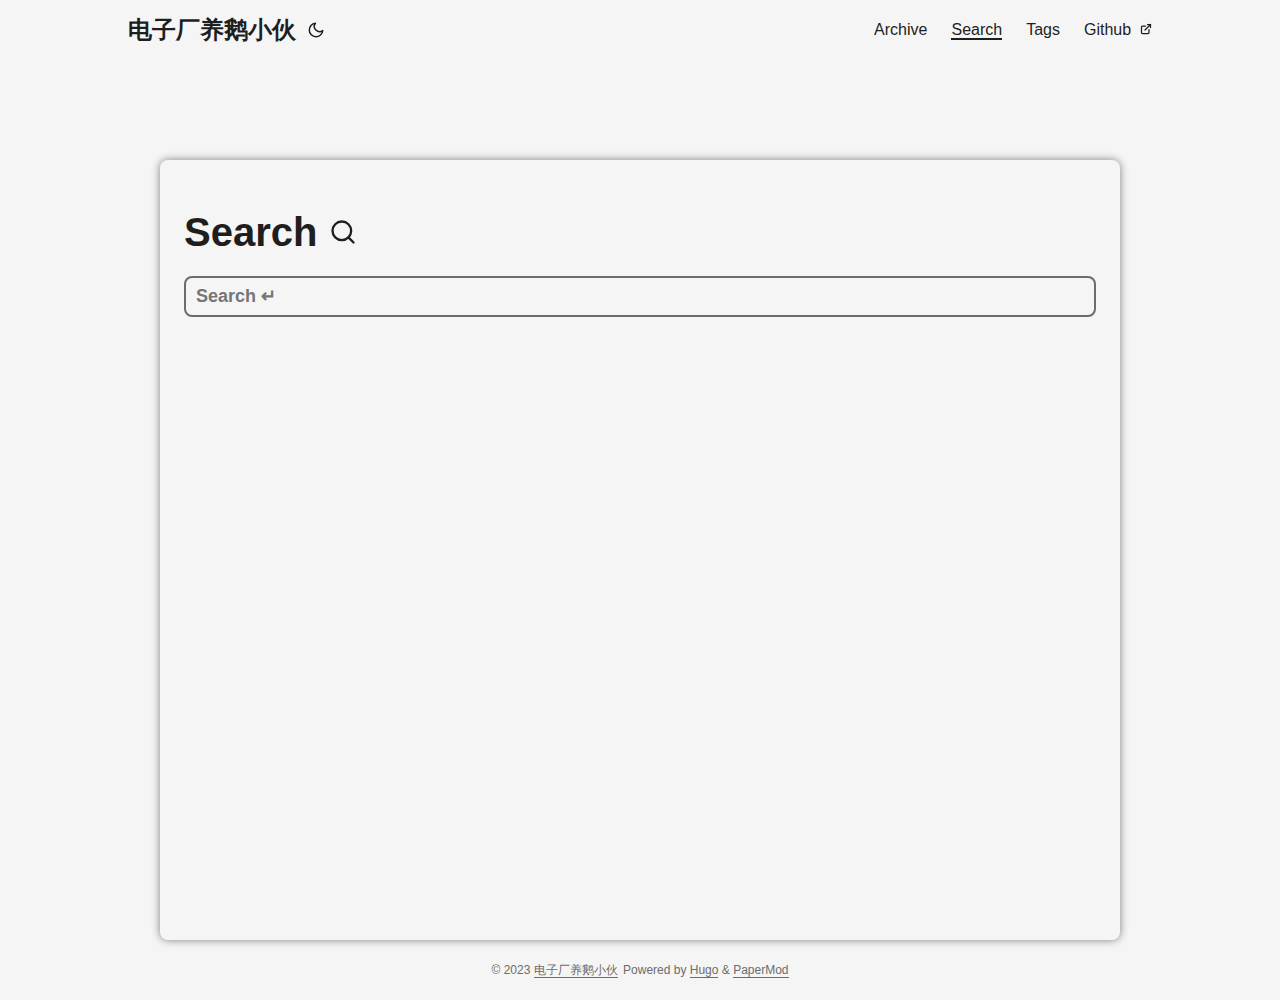
<file: search/index.html>
<!DOCTYPE html>
<html lang="en" dir="auto">

<head><meta charset="utf-8">
<meta http-equiv="X-UA-Compatible" content="IE=edge">
<meta name="viewport" content="width=device-width, initial-scale=1, shrink-to-fit=no">
<meta name="robots" content="index, follow">
<title>Search | 电子厂养鹅小伙</title>
<meta name="keywords" content="">
<meta name="description" content="Search - 电子厂养鹅小伙">
<meta name="author" content="蘑倆">
<link rel="canonical" href="https://tybisok.github.io/search/">
<link crossorigin="anonymous" href="/assets/css/stylesheet.1b52442dd673b94bcf6b33a4306dc1c6335dc44f7483337dfae908f11b6952ef.css" integrity="sha256-G1JELdZzuUvPazOkMG3BxjNdxE90gzN9&#43;ukI8RtpUu8=" rel="preload stylesheet" as="style"><link crossorigin="anonymous" rel="preload" as="fetch" href="../index.json">
<script defer crossorigin="anonymous" src="/assets/js/search.fc4d3d259dc135ab09b5eda7510566d64eb9fe1769e5f728f1b0a7e2a992b39e.js" integrity="sha256-/E09JZ3BNasJte2nUQVm1k65/hdp5fco8bCn4qmSs54="></script>
<link rel="icon" href="https://tybisok.github.io/favicon.ico">
<link rel="icon" type="image/png" sizes="16x16" href="https://tybisok.github.io/favicon-16x16.png">
<link rel="icon" type="image/png" sizes="32x32" href="https://tybisok.github.io/favicon-32x32.png">
<link rel="apple-touch-icon" href="https://tybisok.github.io/apple-touch-icon.png">
<link rel="mask-icon" href="https://tybisok.github.io/safari-pinned-tab.svg">
<meta name="theme-color" content="#2e2e33">
<meta name="msapplication-TileColor" content="#2e2e33">
<noscript>
    <style>
        #theme-toggle,
        .top-link {
            display: none;
        }

    </style>
    <style>
        @media (prefers-color-scheme: dark) {
            :root {
                --theme: rgb(29, 30, 32);
                --entry: rgb(46, 46, 51);
                --primary: rgb(218, 218, 219);
                --secondary: rgb(155, 156, 157);
                --tertiary: rgb(65, 66, 68);
                --content: rgb(196, 196, 197);
                --hljs-bg: rgb(46, 46, 51);
                --code-bg: rgb(55, 56, 62);
                --border: rgb(51, 51, 51);
            }

            .list {
                background: var(--theme);
            }

            .list:not(.dark)::-webkit-scrollbar-track {
                background: 0 0;
            }

            .list:not(.dark)::-webkit-scrollbar-thumb {
                border-color: var(--theme);
            }
        }

    </style>
</noscript><meta property="og:title" content="Search" />
<meta property="og:description" content="" />
<meta property="og:type" content="article" />
<meta property="og:url" content="https://tybisok.github.io/search/" /><meta property="og:image" content="https://tybisok.github.io/papermod-cover.png"/><meta property="article:section" content="" />



<meta name="twitter:card" content="summary_large_image"/>
<meta name="twitter:image" content="https://tybisok.github.io/papermod-cover.png"/>

<meta name="twitter:title" content="Search"/>
<meta name="twitter:description" content=""/>


<script type="application/ld+json">
{
  "@context": "https://schema.org",
  "@type": "BreadcrumbList",
  "itemListElement": [
    {
      "@type": "ListItem",
      "position":  1 ,
      "name": "Search",
      "item": "https://tybisok.github.io/search/"
    }
  ]
}
</script>
<script type="application/ld+json">
{
  "@context": "https://schema.org",
  "@type": "BlogPosting",
  "headline": "Search",
  "name": "Search",
  "description": "",
  "keywords": [
    
  ],
  "articleBody": "",
  "wordCount" : "0",
  "inLanguage": "en",
  "datePublished": "0001-01-01T00:00:00Z",
  "dateModified": "0001-01-01T00:00:00Z",
  "author":{
    "@type": "Person",
    "name": "蘑倆"
  },
  "mainEntityOfPage": {
    "@type": "WebPage",
    "@id": "https://tybisok.github.io/search/"
  },
  "publisher": {
    "@type": "Organization",
    "name": "电子厂养鹅小伙",
    "logo": {
      "@type": "ImageObject",
      "url": "https://tybisok.github.io/favicon.ico"
    }
  }
}
</script>
</head>

<body class="list" id="top">
<script>
    if (localStorage.getItem("pref-theme") === "dark") {
        document.body.classList.add('dark');
    } else if (localStorage.getItem("pref-theme") === "light") {
        document.body.classList.remove('dark')
    } else if (window.matchMedia('(prefers-color-scheme: dark)').matches) {
        document.body.classList.add('dark');
    }

</script>

<header class="header">
    <nav class="nav">
        <div class="logo">
            <a href="https://tybisok.github.io/" accesskey="h" title="电子厂养鹅小伙 (Alt + H)">电子厂养鹅小伙</a>
            <div class="logo-switches">
                <button id="theme-toggle" accesskey="t" title="(Alt + T)">
                    <svg id="moon" xmlns="http://www.w3.org/2000/svg" width="24" height="18" viewBox="0 0 24 24"
                        fill="none" stroke="currentColor" stroke-width="2" stroke-linecap="round"
                        stroke-linejoin="round">
                        <path d="M21 12.79A9 9 0 1 1 11.21 3 7 7 0 0 0 21 12.79z"></path>
                    </svg>
                    <svg id="sun" xmlns="http://www.w3.org/2000/svg" width="24" height="18" viewBox="0 0 24 24"
                        fill="none" stroke="currentColor" stroke-width="2" stroke-linecap="round"
                        stroke-linejoin="round">
                        <circle cx="12" cy="12" r="5"></circle>
                        <line x1="12" y1="1" x2="12" y2="3"></line>
                        <line x1="12" y1="21" x2="12" y2="23"></line>
                        <line x1="4.22" y1="4.22" x2="5.64" y2="5.64"></line>
                        <line x1="18.36" y1="18.36" x2="19.78" y2="19.78"></line>
                        <line x1="1" y1="12" x2="3" y2="12"></line>
                        <line x1="21" y1="12" x2="23" y2="12"></line>
                        <line x1="4.22" y1="19.78" x2="5.64" y2="18.36"></line>
                        <line x1="18.36" y1="5.64" x2="19.78" y2="4.22"></line>
                    </svg>
                </button>
            </div>
        </div>
        <ul id="menu">
            <li>
                <a href="https://tybisok.github.io/archives" title="Archive">
                    <span>Archive</span>
                </a>
            </li>
            <li>
                <a href="https://tybisok.github.io/search/" title="Search (Alt &#43; /)" accesskey=/>
                    <span class="active">Search</span>
                </a>
            </li>
            <li>
                <a href="https://tybisok.github.io/tags/" title="Tags">
                    <span>Tags</span>
                </a>
            </li>
            <li>
                <a href="https://github.com/TYBisok" title="Github">
                    <span>Github</span>&nbsp;
                    <svg fill="none" shape-rendering="geometricPrecision" stroke="currentColor" stroke-linecap="round"
                        stroke-linejoin="round" stroke-width="2.5" viewBox="0 0 24 24" height="12" width="12">
                        <path d="M18 13v6a2 2 0 01-2 2H5a2 2 0 01-2-2V8a2 2 0 012-2h6"></path>
                        <path d="M15 3h6v6"></path>
                        <path d="M10 14L21 3"></path>
                    </svg>
                </a>
            </li>
        </ul>
    </nav>
</header>
<main class="main">

<header class="page-header">
    <h1>Search <svg xmlns="http://www.w3.org/2000/svg" width="28" height="28" viewBox="0 0 24 24" fill="none"
            stroke="currentColor" stroke-width="2" stroke-linecap="round" stroke-linejoin="round">
            <circle cx="11" cy="11" r="8"></circle>
            <line x1="21" y1="21" x2="16.65" y2="16.65"></line>
        </svg>
    </h1>
    <div class="post-meta"></div>
</header>

<div id="searchbox">
    <input id="searchInput" autofocus placeholder="Search ↵"
        aria-label="search" type="search" autocomplete="off">
    <ul id="searchResults" aria-label="search results"></ul>
</div>
    </main>
    
<footer class="footer">
    <span>&copy; 2023 <a href="https://tybisok.github.io/">电子厂养鹅小伙</a></span>
    <span>
        Powered by
        <a href="https://gohugo.io/" rel="noopener noreferrer" target="_blank">Hugo</a> &
        <a href="https://github.com/adityatelange/hugo-PaperMod/" rel="noopener" target="_blank">PaperMod</a>
    </span>
</footer>
<a href="#top" aria-label="go to top" title="Go to Top (Alt + G)" class="top-link" id="top-link" accesskey="g">
    <svg xmlns="http://www.w3.org/2000/svg" viewBox="0 0 12 6" fill="currentColor">
        <path d="M12 6H0l6-6z" />
    </svg>
</a>

<script>
    let menu = document.getElementById('menu')
    if (menu) {
        menu.scrollLeft = localStorage.getItem("menu-scroll-position");
        menu.onscroll = function () {
            localStorage.setItem("menu-scroll-position", menu.scrollLeft);
        }
    }

    document.querySelectorAll('a[href^="#"]').forEach(anchor => {
        anchor.addEventListener("click", function (e) {
            e.preventDefault();
            var id = this.getAttribute("href").substr(1);
            if (!window.matchMedia('(prefers-reduced-motion: reduce)').matches) {
                document.querySelector(`[id='${decodeURIComponent(id)}']`).scrollIntoView({
                    behavior: "smooth"
                });
            } else {
                document.querySelector(`[id='${decodeURIComponent(id)}']`).scrollIntoView();
            }
            if (id === "top") {
                history.replaceState(null, null, " ");
            } else {
                history.pushState(null, null, `#${id}`);
            }
        });
    });

</script>
<script>
    var mybutton = document.getElementById("top-link");
    window.onscroll = function () {
        if (document.body.scrollTop > 800 || document.documentElement.scrollTop > 800) {
            mybutton.style.visibility = "visible";
            mybutton.style.opacity = "1";
        } else {
            mybutton.style.visibility = "hidden";
            mybutton.style.opacity = "0";
        }
    };

</script>
<script>
    document.getElementById("theme-toggle").addEventListener("click", () => {
        if (document.body.className.includes("dark")) {
            document.body.classList.remove('dark');
            localStorage.setItem("pref-theme", 'light');
        } else {
            document.body.classList.add('dark');
            localStorage.setItem("pref-theme", 'dark');
        }
    })

</script>
</body>

</html>
</file>
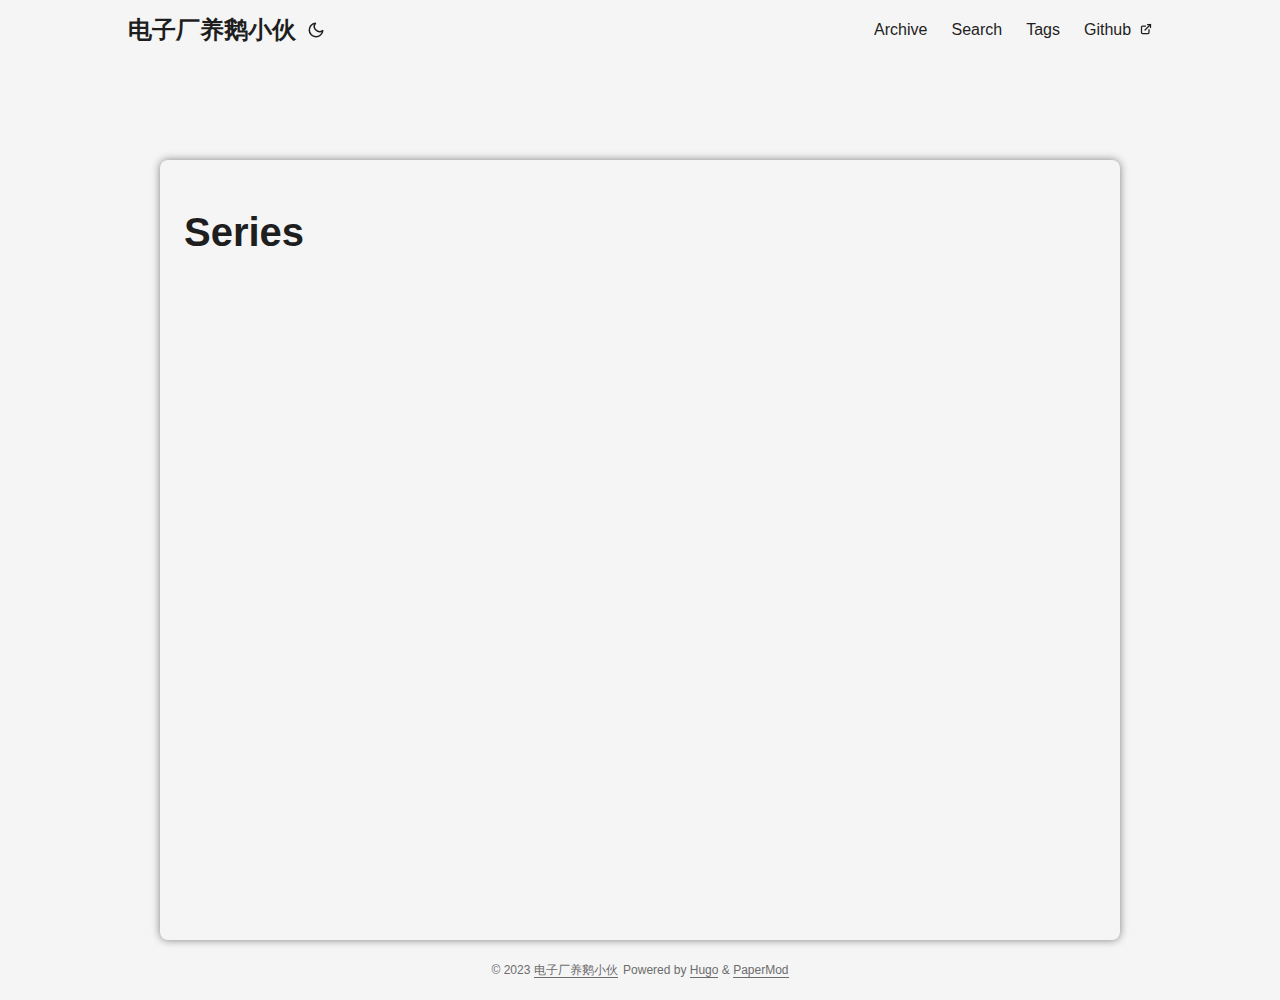
<file: series/index.html>
<!DOCTYPE html>
<html lang="en" dir="auto">

<head><meta charset="utf-8">
<meta http-equiv="X-UA-Compatible" content="IE=edge">
<meta name="viewport" content="width=device-width, initial-scale=1, shrink-to-fit=no">
<meta name="robots" content="index, follow">
<title>Series | 电子厂养鹅小伙</title>
<meta name="keywords" content="">
<meta name="description" content="Theme PaperMod - https://github.com/adityatelange/hugo-PaperMod">
<meta name="author" content="蘑倆">
<link rel="canonical" href="https://tybisok.github.io/series/">
<link crossorigin="anonymous" href="/assets/css/stylesheet.1b52442dd673b94bcf6b33a4306dc1c6335dc44f7483337dfae908f11b6952ef.css" integrity="sha256-G1JELdZzuUvPazOkMG3BxjNdxE90gzN9&#43;ukI8RtpUu8=" rel="preload stylesheet" as="style">
<link rel="icon" href="https://tybisok.github.io/favicon.ico">
<link rel="icon" type="image/png" sizes="16x16" href="https://tybisok.github.io/favicon-16x16.png">
<link rel="icon" type="image/png" sizes="32x32" href="https://tybisok.github.io/favicon-32x32.png">
<link rel="apple-touch-icon" href="https://tybisok.github.io/apple-touch-icon.png">
<link rel="mask-icon" href="https://tybisok.github.io/safari-pinned-tab.svg">
<meta name="theme-color" content="#2e2e33">
<meta name="msapplication-TileColor" content="#2e2e33">
<link rel="alternate" type="application/rss+xml" href="https://tybisok.github.io/series/index.xml">
<noscript>
    <style>
        #theme-toggle,
        .top-link {
            display: none;
        }

    </style>
    <style>
        @media (prefers-color-scheme: dark) {
            :root {
                --theme: rgb(29, 30, 32);
                --entry: rgb(46, 46, 51);
                --primary: rgb(218, 218, 219);
                --secondary: rgb(155, 156, 157);
                --tertiary: rgb(65, 66, 68);
                --content: rgb(196, 196, 197);
                --hljs-bg: rgb(46, 46, 51);
                --code-bg: rgb(55, 56, 62);
                --border: rgb(51, 51, 51);
            }

            .list {
                background: var(--theme);
            }

            .list:not(.dark)::-webkit-scrollbar-track {
                background: 0 0;
            }

            .list:not(.dark)::-webkit-scrollbar-thumb {
                border-color: var(--theme);
            }
        }

    </style>
</noscript><meta property="og:title" content="Series" />
<meta property="og:description" content="Theme PaperMod - https://github.com/adityatelange/hugo-PaperMod" />
<meta property="og:type" content="website" />
<meta property="og:url" content="https://tybisok.github.io/series/" /><meta property="og:image" content="https://tybisok.github.io/papermod-cover.png"/>

<meta name="twitter:card" content="summary_large_image"/>
<meta name="twitter:image" content="https://tybisok.github.io/papermod-cover.png"/>

<meta name="twitter:title" content="Series"/>
<meta name="twitter:description" content="Theme PaperMod - https://github.com/adityatelange/hugo-PaperMod"/>

</head>

<body class="list" id="top">
<script>
    if (localStorage.getItem("pref-theme") === "dark") {
        document.body.classList.add('dark');
    } else if (localStorage.getItem("pref-theme") === "light") {
        document.body.classList.remove('dark')
    } else if (window.matchMedia('(prefers-color-scheme: dark)').matches) {
        document.body.classList.add('dark');
    }

</script>

<header class="header">
    <nav class="nav">
        <div class="logo">
            <a href="https://tybisok.github.io/" accesskey="h" title="电子厂养鹅小伙 (Alt + H)">电子厂养鹅小伙</a>
            <div class="logo-switches">
                <button id="theme-toggle" accesskey="t" title="(Alt + T)">
                    <svg id="moon" xmlns="http://www.w3.org/2000/svg" width="24" height="18" viewBox="0 0 24 24"
                        fill="none" stroke="currentColor" stroke-width="2" stroke-linecap="round"
                        stroke-linejoin="round">
                        <path d="M21 12.79A9 9 0 1 1 11.21 3 7 7 0 0 0 21 12.79z"></path>
                    </svg>
                    <svg id="sun" xmlns="http://www.w3.org/2000/svg" width="24" height="18" viewBox="0 0 24 24"
                        fill="none" stroke="currentColor" stroke-width="2" stroke-linecap="round"
                        stroke-linejoin="round">
                        <circle cx="12" cy="12" r="5"></circle>
                        <line x1="12" y1="1" x2="12" y2="3"></line>
                        <line x1="12" y1="21" x2="12" y2="23"></line>
                        <line x1="4.22" y1="4.22" x2="5.64" y2="5.64"></line>
                        <line x1="18.36" y1="18.36" x2="19.78" y2="19.78"></line>
                        <line x1="1" y1="12" x2="3" y2="12"></line>
                        <line x1="21" y1="12" x2="23" y2="12"></line>
                        <line x1="4.22" y1="19.78" x2="5.64" y2="18.36"></line>
                        <line x1="18.36" y1="5.64" x2="19.78" y2="4.22"></line>
                    </svg>
                </button>
            </div>
        </div>
        <ul id="menu">
            <li>
                <a href="https://tybisok.github.io/archives" title="Archive">
                    <span>Archive</span>
                </a>
            </li>
            <li>
                <a href="https://tybisok.github.io/search/" title="Search (Alt &#43; /)" accesskey=/>
                    <span>Search</span>
                </a>
            </li>
            <li>
                <a href="https://tybisok.github.io/tags/" title="Tags">
                    <span>Tags</span>
                </a>
            </li>
            <li>
                <a href="https://github.com/TYBisok" title="Github">
                    <span>Github</span>&nbsp;
                    <svg fill="none" shape-rendering="geometricPrecision" stroke="currentColor" stroke-linecap="round"
                        stroke-linejoin="round" stroke-width="2.5" viewBox="0 0 24 24" height="12" width="12">
                        <path d="M18 13v6a2 2 0 01-2 2H5a2 2 0 01-2-2V8a2 2 0 012-2h6"></path>
                        <path d="M15 3h6v6"></path>
                        <path d="M10 14L21 3"></path>
                    </svg>
                </a>
            </li>
        </ul>
    </nav>
</header>
<main class="main">
<header class="page-header">
    <h1>Series</h1>
</header>

<ul class="terms-tags">
</ul>
    </main>
    
<footer class="footer">
    <span>&copy; 2023 <a href="https://tybisok.github.io/">电子厂养鹅小伙</a></span>
    <span>
        Powered by
        <a href="https://gohugo.io/" rel="noopener noreferrer" target="_blank">Hugo</a> &
        <a href="https://github.com/adityatelange/hugo-PaperMod/" rel="noopener" target="_blank">PaperMod</a>
    </span>
</footer>
<a href="#top" aria-label="go to top" title="Go to Top (Alt + G)" class="top-link" id="top-link" accesskey="g">
    <svg xmlns="http://www.w3.org/2000/svg" viewBox="0 0 12 6" fill="currentColor">
        <path d="M12 6H0l6-6z" />
    </svg>
</a>

<script>
    let menu = document.getElementById('menu')
    if (menu) {
        menu.scrollLeft = localStorage.getItem("menu-scroll-position");
        menu.onscroll = function () {
            localStorage.setItem("menu-scroll-position", menu.scrollLeft);
        }
    }

    document.querySelectorAll('a[href^="#"]').forEach(anchor => {
        anchor.addEventListener("click", function (e) {
            e.preventDefault();
            var id = this.getAttribute("href").substr(1);
            if (!window.matchMedia('(prefers-reduced-motion: reduce)').matches) {
                document.querySelector(`[id='${decodeURIComponent(id)}']`).scrollIntoView({
                    behavior: "smooth"
                });
            } else {
                document.querySelector(`[id='${decodeURIComponent(id)}']`).scrollIntoView();
            }
            if (id === "top") {
                history.replaceState(null, null, " ");
            } else {
                history.pushState(null, null, `#${id}`);
            }
        });
    });

</script>
<script>
    var mybutton = document.getElementById("top-link");
    window.onscroll = function () {
        if (document.body.scrollTop > 800 || document.documentElement.scrollTop > 800) {
            mybutton.style.visibility = "visible";
            mybutton.style.opacity = "1";
        } else {
            mybutton.style.visibility = "hidden";
            mybutton.style.opacity = "0";
        }
    };

</script>
<script>
    document.getElementById("theme-toggle").addEventListener("click", () => {
        if (document.body.className.includes("dark")) {
            document.body.classList.remove('dark');
            localStorage.setItem("pref-theme", 'light');
        } else {
            document.body.classList.add('dark');
            localStorage.setItem("pref-theme", 'dark');
        }
    })

</script>
</body>

</html>
</file>
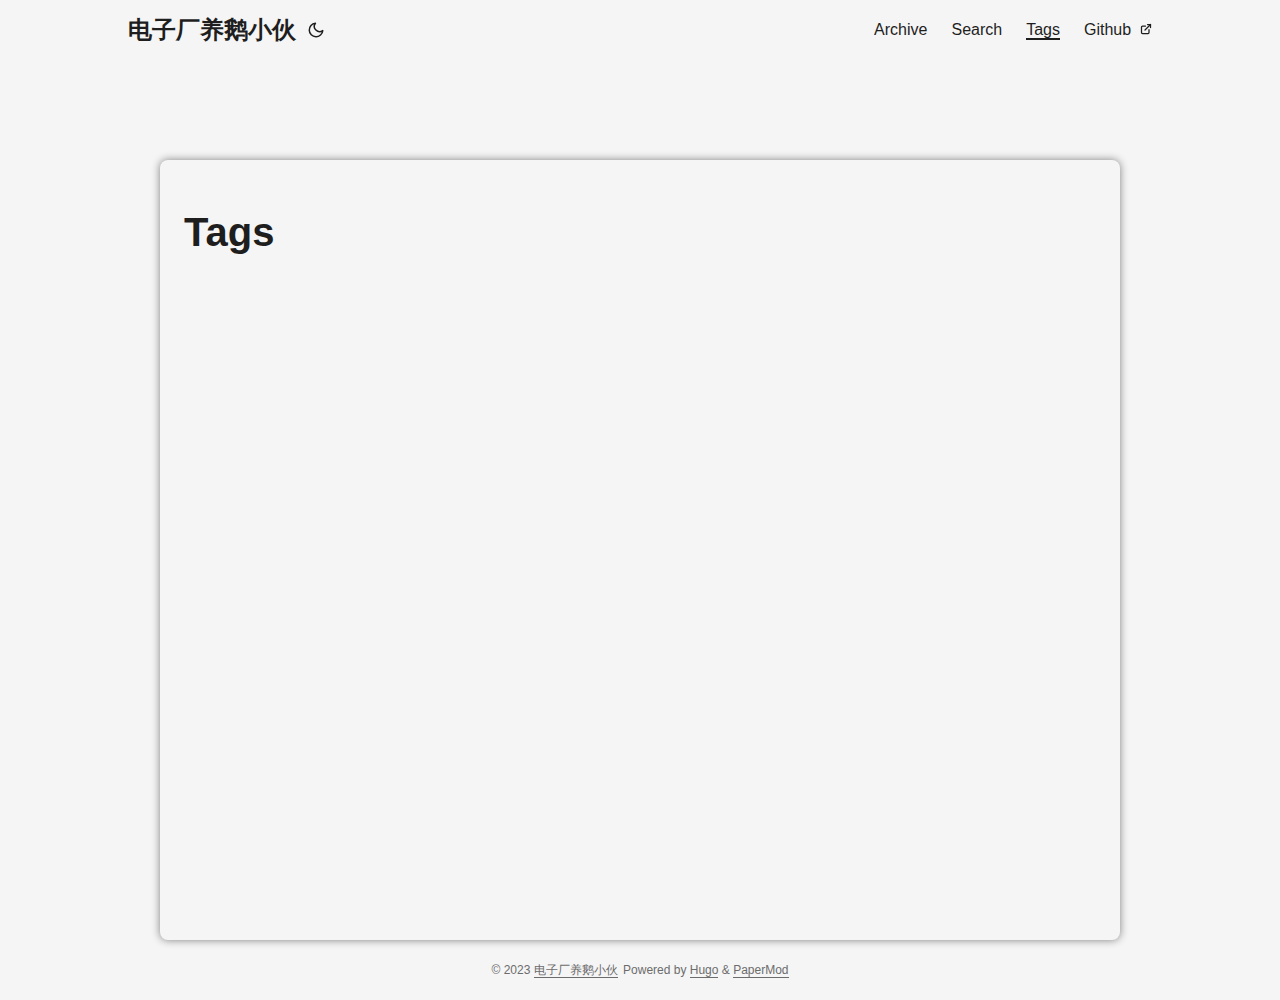
<file: tags/index.html>
<!DOCTYPE html>
<html lang="en" dir="auto">

<head><meta charset="utf-8">
<meta http-equiv="X-UA-Compatible" content="IE=edge">
<meta name="viewport" content="width=device-width, initial-scale=1, shrink-to-fit=no">
<meta name="robots" content="index, follow">
<title>Tags | 电子厂养鹅小伙</title>
<meta name="keywords" content="">
<meta name="description" content="Theme PaperMod - https://github.com/adityatelange/hugo-PaperMod">
<meta name="author" content="蘑倆">
<link rel="canonical" href="https://tybisok.github.io/tags/">
<link crossorigin="anonymous" href="/assets/css/stylesheet.1b52442dd673b94bcf6b33a4306dc1c6335dc44f7483337dfae908f11b6952ef.css" integrity="sha256-G1JELdZzuUvPazOkMG3BxjNdxE90gzN9&#43;ukI8RtpUu8=" rel="preload stylesheet" as="style">
<link rel="icon" href="https://tybisok.github.io/favicon.ico">
<link rel="icon" type="image/png" sizes="16x16" href="https://tybisok.github.io/favicon-16x16.png">
<link rel="icon" type="image/png" sizes="32x32" href="https://tybisok.github.io/favicon-32x32.png">
<link rel="apple-touch-icon" href="https://tybisok.github.io/apple-touch-icon.png">
<link rel="mask-icon" href="https://tybisok.github.io/safari-pinned-tab.svg">
<meta name="theme-color" content="#2e2e33">
<meta name="msapplication-TileColor" content="#2e2e33">
<link rel="alternate" type="application/rss+xml" href="https://tybisok.github.io/tags/index.xml">
<noscript>
    <style>
        #theme-toggle,
        .top-link {
            display: none;
        }

    </style>
    <style>
        @media (prefers-color-scheme: dark) {
            :root {
                --theme: rgb(29, 30, 32);
                --entry: rgb(46, 46, 51);
                --primary: rgb(218, 218, 219);
                --secondary: rgb(155, 156, 157);
                --tertiary: rgb(65, 66, 68);
                --content: rgb(196, 196, 197);
                --hljs-bg: rgb(46, 46, 51);
                --code-bg: rgb(55, 56, 62);
                --border: rgb(51, 51, 51);
            }

            .list {
                background: var(--theme);
            }

            .list:not(.dark)::-webkit-scrollbar-track {
                background: 0 0;
            }

            .list:not(.dark)::-webkit-scrollbar-thumb {
                border-color: var(--theme);
            }
        }

    </style>
</noscript><meta property="og:title" content="Tags" />
<meta property="og:description" content="Theme PaperMod - https://github.com/adityatelange/hugo-PaperMod" />
<meta property="og:type" content="website" />
<meta property="og:url" content="https://tybisok.github.io/tags/" /><meta property="og:image" content="https://tybisok.github.io/papermod-cover.png"/>

<meta name="twitter:card" content="summary_large_image"/>
<meta name="twitter:image" content="https://tybisok.github.io/papermod-cover.png"/>

<meta name="twitter:title" content="Tags"/>
<meta name="twitter:description" content="Theme PaperMod - https://github.com/adityatelange/hugo-PaperMod"/>

</head>

<body class="list" id="top">
<script>
    if (localStorage.getItem("pref-theme") === "dark") {
        document.body.classList.add('dark');
    } else if (localStorage.getItem("pref-theme") === "light") {
        document.body.classList.remove('dark')
    } else if (window.matchMedia('(prefers-color-scheme: dark)').matches) {
        document.body.classList.add('dark');
    }

</script>

<header class="header">
    <nav class="nav">
        <div class="logo">
            <a href="https://tybisok.github.io/" accesskey="h" title="电子厂养鹅小伙 (Alt + H)">电子厂养鹅小伙</a>
            <div class="logo-switches">
                <button id="theme-toggle" accesskey="t" title="(Alt + T)">
                    <svg id="moon" xmlns="http://www.w3.org/2000/svg" width="24" height="18" viewBox="0 0 24 24"
                        fill="none" stroke="currentColor" stroke-width="2" stroke-linecap="round"
                        stroke-linejoin="round">
                        <path d="M21 12.79A9 9 0 1 1 11.21 3 7 7 0 0 0 21 12.79z"></path>
                    </svg>
                    <svg id="sun" xmlns="http://www.w3.org/2000/svg" width="24" height="18" viewBox="0 0 24 24"
                        fill="none" stroke="currentColor" stroke-width="2" stroke-linecap="round"
                        stroke-linejoin="round">
                        <circle cx="12" cy="12" r="5"></circle>
                        <line x1="12" y1="1" x2="12" y2="3"></line>
                        <line x1="12" y1="21" x2="12" y2="23"></line>
                        <line x1="4.22" y1="4.22" x2="5.64" y2="5.64"></line>
                        <line x1="18.36" y1="18.36" x2="19.78" y2="19.78"></line>
                        <line x1="1" y1="12" x2="3" y2="12"></line>
                        <line x1="21" y1="12" x2="23" y2="12"></line>
                        <line x1="4.22" y1="19.78" x2="5.64" y2="18.36"></line>
                        <line x1="18.36" y1="5.64" x2="19.78" y2="4.22"></line>
                    </svg>
                </button>
            </div>
        </div>
        <ul id="menu">
            <li>
                <a href="https://tybisok.github.io/archives" title="Archive">
                    <span>Archive</span>
                </a>
            </li>
            <li>
                <a href="https://tybisok.github.io/search/" title="Search (Alt &#43; /)" accesskey=/>
                    <span>Search</span>
                </a>
            </li>
            <li>
                <a href="https://tybisok.github.io/tags/" title="Tags">
                    <span class="active">Tags</span>
                </a>
            </li>
            <li>
                <a href="https://github.com/TYBisok" title="Github">
                    <span>Github</span>&nbsp;
                    <svg fill="none" shape-rendering="geometricPrecision" stroke="currentColor" stroke-linecap="round"
                        stroke-linejoin="round" stroke-width="2.5" viewBox="0 0 24 24" height="12" width="12">
                        <path d="M18 13v6a2 2 0 01-2 2H5a2 2 0 01-2-2V8a2 2 0 012-2h6"></path>
                        <path d="M15 3h6v6"></path>
                        <path d="M10 14L21 3"></path>
                    </svg>
                </a>
            </li>
        </ul>
    </nav>
</header>
<main class="main">
<header class="page-header">
    <h1>Tags</h1>
</header>

<ul class="terms-tags">
</ul>
    </main>
    
<footer class="footer">
    <span>&copy; 2023 <a href="https://tybisok.github.io/">电子厂养鹅小伙</a></span>
    <span>
        Powered by
        <a href="https://gohugo.io/" rel="noopener noreferrer" target="_blank">Hugo</a> &
        <a href="https://github.com/adityatelange/hugo-PaperMod/" rel="noopener" target="_blank">PaperMod</a>
    </span>
</footer>
<a href="#top" aria-label="go to top" title="Go to Top (Alt + G)" class="top-link" id="top-link" accesskey="g">
    <svg xmlns="http://www.w3.org/2000/svg" viewBox="0 0 12 6" fill="currentColor">
        <path d="M12 6H0l6-6z" />
    </svg>
</a>

<script>
    let menu = document.getElementById('menu')
    if (menu) {
        menu.scrollLeft = localStorage.getItem("menu-scroll-position");
        menu.onscroll = function () {
            localStorage.setItem("menu-scroll-position", menu.scrollLeft);
        }
    }

    document.querySelectorAll('a[href^="#"]').forEach(anchor => {
        anchor.addEventListener("click", function (e) {
            e.preventDefault();
            var id = this.getAttribute("href").substr(1);
            if (!window.matchMedia('(prefers-reduced-motion: reduce)').matches) {
                document.querySelector(`[id='${decodeURIComponent(id)}']`).scrollIntoView({
                    behavior: "smooth"
                });
            } else {
                document.querySelector(`[id='${decodeURIComponent(id)}']`).scrollIntoView();
            }
            if (id === "top") {
                history.replaceState(null, null, " ");
            } else {
                history.pushState(null, null, `#${id}`);
            }
        });
    });

</script>
<script>
    var mybutton = document.getElementById("top-link");
    window.onscroll = function () {
        if (document.body.scrollTop > 800 || document.documentElement.scrollTop > 800) {
            mybutton.style.visibility = "visible";
            mybutton.style.opacity = "1";
        } else {
            mybutton.style.visibility = "hidden";
            mybutton.style.opacity = "0";
        }
    };

</script>
<script>
    document.getElementById("theme-toggle").addEventListener("click", () => {
        if (document.body.className.includes("dark")) {
            document.body.classList.remove('dark');
            localStorage.setItem("pref-theme", 'light');
        } else {
            document.body.classList.add('dark');
            localStorage.setItem("pref-theme", 'dark');
        }
    })

</script>
</body>

</html>
</file>
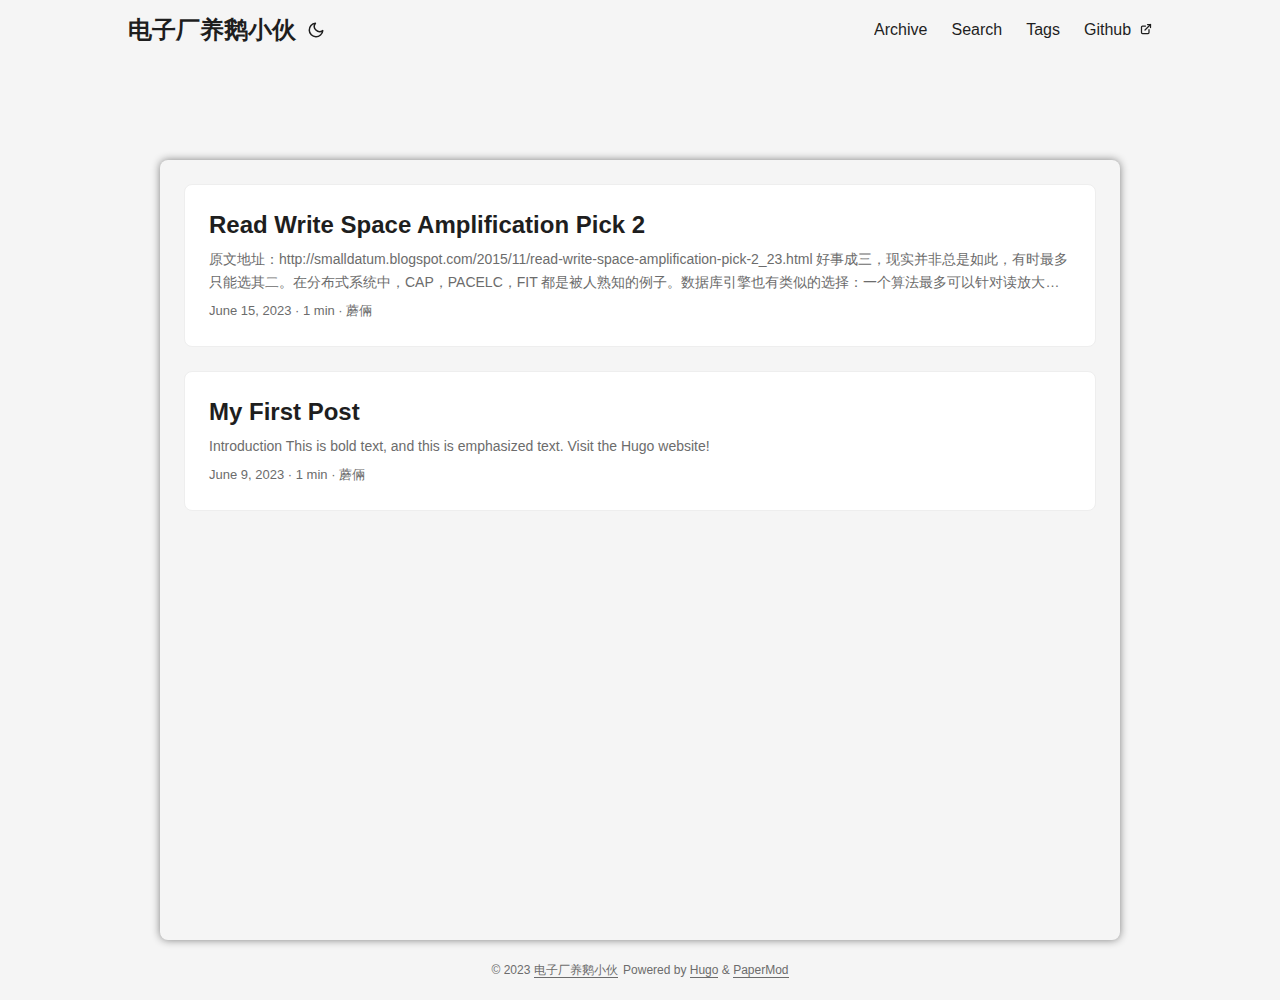
<file: page/1/index.html>
<!DOCTYPE html>
<html lang="en">
  <head>
    <title>https://tybisok.github.io/</title>
    <link rel="canonical" href="https://tybisok.github.io/">
    <meta name="robots" content="noindex">
    <meta charset="utf-8">
    <meta http-equiv="refresh" content="0; url=https://tybisok.github.io/">
  </head>
</html>
</file>
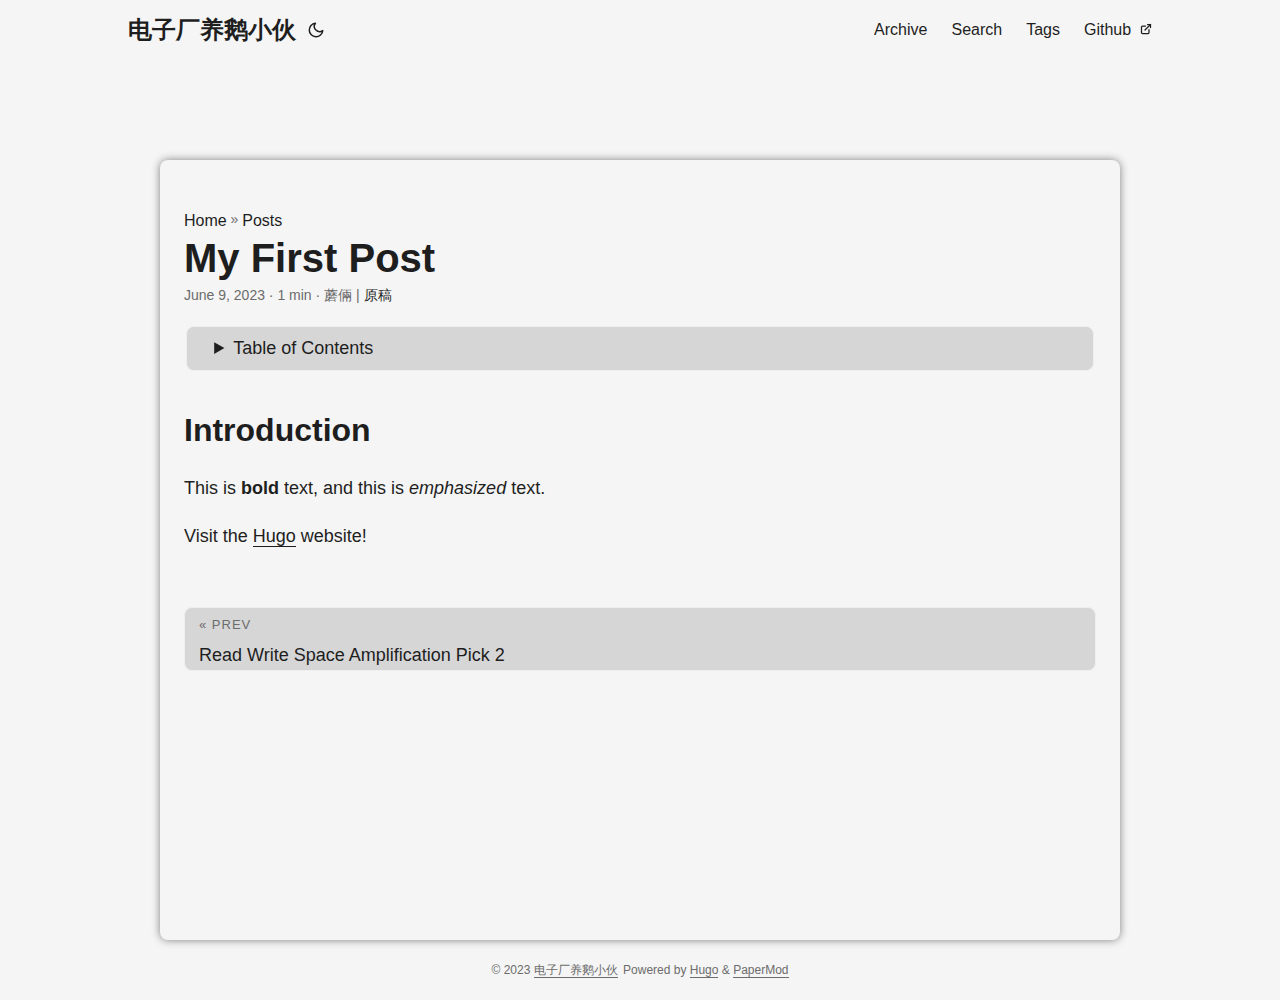
<file: posts/my-first-post/index.html>
<!DOCTYPE html>
<html lang="en" dir="auto">

<head><meta charset="utf-8">
<meta http-equiv="X-UA-Compatible" content="IE=edge">
<meta name="viewport" content="width=device-width, initial-scale=1, shrink-to-fit=no">
<meta name="robots" content="index, follow">
<title>My First Post | 电子厂养鹅小伙</title>
<meta name="keywords" content="">
<meta name="description" content="Introduction This is bold text, and this is emphasized text.
Visit the Hugo website!">
<meta name="author" content="蘑倆">
<link rel="canonical" href="https://tybisok.github.io/posts/my-first-post/">
<link crossorigin="anonymous" href="/assets/css/stylesheet.1b52442dd673b94bcf6b33a4306dc1c6335dc44f7483337dfae908f11b6952ef.css" integrity="sha256-G1JELdZzuUvPazOkMG3BxjNdxE90gzN9&#43;ukI8RtpUu8=" rel="preload stylesheet" as="style">
<link rel="icon" href="https://tybisok.github.io/favicon.ico">
<link rel="icon" type="image/png" sizes="16x16" href="https://tybisok.github.io/favicon-16x16.png">
<link rel="icon" type="image/png" sizes="32x32" href="https://tybisok.github.io/favicon-32x32.png">
<link rel="apple-touch-icon" href="https://tybisok.github.io/apple-touch-icon.png">
<link rel="mask-icon" href="https://tybisok.github.io/safari-pinned-tab.svg">
<meta name="theme-color" content="#2e2e33">
<meta name="msapplication-TileColor" content="#2e2e33">
<noscript>
    <style>
        #theme-toggle,
        .top-link {
            display: none;
        }

    </style>
    <style>
        @media (prefers-color-scheme: dark) {
            :root {
                --theme: rgb(29, 30, 32);
                --entry: rgb(46, 46, 51);
                --primary: rgb(218, 218, 219);
                --secondary: rgb(155, 156, 157);
                --tertiary: rgb(65, 66, 68);
                --content: rgb(196, 196, 197);
                --hljs-bg: rgb(46, 46, 51);
                --code-bg: rgb(55, 56, 62);
                --border: rgb(51, 51, 51);
            }

            .list {
                background: var(--theme);
            }

            .list:not(.dark)::-webkit-scrollbar-track {
                background: 0 0;
            }

            .list:not(.dark)::-webkit-scrollbar-thumb {
                border-color: var(--theme);
            }
        }

    </style>
</noscript><meta property="og:title" content="My First Post" />
<meta property="og:description" content="Introduction This is bold text, and this is emphasized text.
Visit the Hugo website!" />
<meta property="og:type" content="article" />
<meta property="og:url" content="https://tybisok.github.io/posts/my-first-post/" /><meta property="og:image" content="https://tybisok.github.io/papermod-cover.png"/><meta property="article:section" content="posts" />
<meta property="article:published_time" content="2023-06-09T09:59:31+08:00" />
<meta property="article:modified_time" content="2023-06-09T09:59:31+08:00" />

<meta name="twitter:card" content="summary_large_image"/>
<meta name="twitter:image" content="https://tybisok.github.io/papermod-cover.png"/>

<meta name="twitter:title" content="My First Post"/>
<meta name="twitter:description" content="Introduction This is bold text, and this is emphasized text.
Visit the Hugo website!"/>


<script type="application/ld+json">
{
  "@context": "https://schema.org",
  "@type": "BreadcrumbList",
  "itemListElement": [
    {
      "@type": "ListItem",
      "position":  1 ,
      "name": "Posts",
      "item": "https://tybisok.github.io/posts/"
    }, 
    {
      "@type": "ListItem",
      "position":  2 ,
      "name": "My First Post",
      "item": "https://tybisok.github.io/posts/my-first-post/"
    }
  ]
}
</script>
<script type="application/ld+json">
{
  "@context": "https://schema.org",
  "@type": "BlogPosting",
  "headline": "My First Post",
  "name": "My First Post",
  "description": "Introduction This is bold text, and this is emphasized text.\nVisit the Hugo website!",
  "keywords": [
    
  ],
  "articleBody": "Introduction This is bold text, and this is emphasized text.\nVisit the Hugo website!\n",
  "wordCount" : "14",
  "inLanguage": "en",
  "datePublished": "2023-06-09T09:59:31+08:00",
  "dateModified": "2023-06-09T09:59:31+08:00",
  "author":{
    "@type": "Person",
    "name": "蘑倆"
  },
  "mainEntityOfPage": {
    "@type": "WebPage",
    "@id": "https://tybisok.github.io/posts/my-first-post/"
  },
  "publisher": {
    "@type": "Organization",
    "name": "电子厂养鹅小伙",
    "logo": {
      "@type": "ImageObject",
      "url": "https://tybisok.github.io/favicon.ico"
    }
  }
}
</script>
</head>

<body class="" id="top">
<script>
    if (localStorage.getItem("pref-theme") === "dark") {
        document.body.classList.add('dark');
    } else if (localStorage.getItem("pref-theme") === "light") {
        document.body.classList.remove('dark')
    } else if (window.matchMedia('(prefers-color-scheme: dark)').matches) {
        document.body.classList.add('dark');
    }

</script>

<header class="header">
    <nav class="nav">
        <div class="logo">
            <a href="https://tybisok.github.io/" accesskey="h" title="电子厂养鹅小伙 (Alt + H)">电子厂养鹅小伙</a>
            <div class="logo-switches">
                <button id="theme-toggle" accesskey="t" title="(Alt + T)">
                    <svg id="moon" xmlns="http://www.w3.org/2000/svg" width="24" height="18" viewBox="0 0 24 24"
                        fill="none" stroke="currentColor" stroke-width="2" stroke-linecap="round"
                        stroke-linejoin="round">
                        <path d="M21 12.79A9 9 0 1 1 11.21 3 7 7 0 0 0 21 12.79z"></path>
                    </svg>
                    <svg id="sun" xmlns="http://www.w3.org/2000/svg" width="24" height="18" viewBox="0 0 24 24"
                        fill="none" stroke="currentColor" stroke-width="2" stroke-linecap="round"
                        stroke-linejoin="round">
                        <circle cx="12" cy="12" r="5"></circle>
                        <line x1="12" y1="1" x2="12" y2="3"></line>
                        <line x1="12" y1="21" x2="12" y2="23"></line>
                        <line x1="4.22" y1="4.22" x2="5.64" y2="5.64"></line>
                        <line x1="18.36" y1="18.36" x2="19.78" y2="19.78"></line>
                        <line x1="1" y1="12" x2="3" y2="12"></line>
                        <line x1="21" y1="12" x2="23" y2="12"></line>
                        <line x1="4.22" y1="19.78" x2="5.64" y2="18.36"></line>
                        <line x1="18.36" y1="5.64" x2="19.78" y2="4.22"></line>
                    </svg>
                </button>
            </div>
        </div>
        <ul id="menu">
            <li>
                <a href="https://tybisok.github.io/archives" title="Archive">
                    <span>Archive</span>
                </a>
            </li>
            <li>
                <a href="https://tybisok.github.io/search/" title="Search (Alt &#43; /)" accesskey=/>
                    <span>Search</span>
                </a>
            </li>
            <li>
                <a href="https://tybisok.github.io/tags/" title="Tags">
                    <span>Tags</span>
                </a>
            </li>
            <li>
                <a href="https://github.com/TYBisok" title="Github">
                    <span>Github</span>&nbsp;
                    <svg fill="none" shape-rendering="geometricPrecision" stroke="currentColor" stroke-linecap="round"
                        stroke-linejoin="round" stroke-width="2.5" viewBox="0 0 24 24" height="12" width="12">
                        <path d="M18 13v6a2 2 0 01-2 2H5a2 2 0 01-2-2V8a2 2 0 012-2h6"></path>
                        <path d="M15 3h6v6"></path>
                        <path d="M10 14L21 3"></path>
                    </svg>
                </a>
            </li>
        </ul>
    </nav>
</header>
<main class="main">

<article class="post-single">
  <header class="post-header">
    <div class="breadcrumbs"><a href="https://tybisok.github.io/">Home</a>&nbsp;»&nbsp;<a href="https://tybisok.github.io/posts/">Posts</a></div>
    <h1 class="post-title">
      My First Post
    </h1>
    <div class="post-meta"><span title='2023-06-09 09:59:31 +0800 CST'>June 9, 2023</span>&nbsp;·&nbsp;1 min&nbsp;·&nbsp;蘑倆&nbsp;|&nbsp;<a href="https://github.com/TYBisok/blog/tree/main/content/posts/my-first-post.md" rel="noopener noreferrer" target="_blank">原稿</a>

</div>
  </header> <div class="toc">
    <details >
        <summary accesskey="c" title="(Alt + C)">
            <span class="details">Table of Contents</span>
        </summary>

        <div class="inner"><ul>
                <li>
                    <a href="#introduction" aria-label="Introduction">Introduction</a>
                </li>
            </ul>
        </div>
    </details>
</div>

  <div class="post-content"><h2 id="introduction">Introduction<a hidden class="anchor" aria-hidden="true" href="#introduction">#</a></h2>
<p>This is <strong>bold</strong> text, and this is <em>emphasized</em> text.</p>
<p>Visit the <a href="https://gohugo.io">Hugo</a> website!</p>


  </div>

  <footer class="post-footer">
    <ul class="post-tags">
    </ul>
<nav class="paginav">
  <a class="prev" href="https://tybisok.github.io/posts/read-write-space-amplification-pick-2/">
    <span class="title">« Prev</span>
    <br>
    <span>Read Write Space Amplification Pick 2</span>
  </a>
</nav>

  </footer>
</article>
    </main>
    
<footer class="footer">
    <span>&copy; 2023 <a href="https://tybisok.github.io/">电子厂养鹅小伙</a></span>
    <span>
        Powered by
        <a href="https://gohugo.io/" rel="noopener noreferrer" target="_blank">Hugo</a> &
        <a href="https://github.com/adityatelange/hugo-PaperMod/" rel="noopener" target="_blank">PaperMod</a>
    </span>
</footer>
<a href="#top" aria-label="go to top" title="Go to Top (Alt + G)" class="top-link" id="top-link" accesskey="g">
    <svg xmlns="http://www.w3.org/2000/svg" viewBox="0 0 12 6" fill="currentColor">
        <path d="M12 6H0l6-6z" />
    </svg>
</a>

<script>
    let menu = document.getElementById('menu')
    if (menu) {
        menu.scrollLeft = localStorage.getItem("menu-scroll-position");
        menu.onscroll = function () {
            localStorage.setItem("menu-scroll-position", menu.scrollLeft);
        }
    }

    document.querySelectorAll('a[href^="#"]').forEach(anchor => {
        anchor.addEventListener("click", function (e) {
            e.preventDefault();
            var id = this.getAttribute("href").substr(1);
            if (!window.matchMedia('(prefers-reduced-motion: reduce)').matches) {
                document.querySelector(`[id='${decodeURIComponent(id)}']`).scrollIntoView({
                    behavior: "smooth"
                });
            } else {
                document.querySelector(`[id='${decodeURIComponent(id)}']`).scrollIntoView();
            }
            if (id === "top") {
                history.replaceState(null, null, " ");
            } else {
                history.pushState(null, null, `#${id}`);
            }
        });
    });

</script>
<script>
    var mybutton = document.getElementById("top-link");
    window.onscroll = function () {
        if (document.body.scrollTop > 800 || document.documentElement.scrollTop > 800) {
            mybutton.style.visibility = "visible";
            mybutton.style.opacity = "1";
        } else {
            mybutton.style.visibility = "hidden";
            mybutton.style.opacity = "0";
        }
    };

</script>
<script>
    document.getElementById("theme-toggle").addEventListener("click", () => {
        if (document.body.className.includes("dark")) {
            document.body.classList.remove('dark');
            localStorage.setItem("pref-theme", 'light');
        } else {
            document.body.classList.add('dark');
            localStorage.setItem("pref-theme", 'dark');
        }
    })

</script>
<script>
    document.querySelectorAll('pre > code').forEach((codeblock) => {
        const container = codeblock.parentNode.parentNode;

        const copybutton = document.createElement('button');
        copybutton.classList.add('copy-code');
        copybutton.innerHTML = 'copy';

        function copyingDone() {
            copybutton.innerHTML = 'copied!';
            setTimeout(() => {
                copybutton.innerHTML = 'copy';
            }, 2000);
        }

        copybutton.addEventListener('click', (cb) => {
            if ('clipboard' in navigator) {
                navigator.clipboard.writeText(codeblock.textContent);
                copyingDone();
                return;
            }

            const range = document.createRange();
            range.selectNodeContents(codeblock);
            const selection = window.getSelection();
            selection.removeAllRanges();
            selection.addRange(range);
            try {
                document.execCommand('copy');
                copyingDone();
            } catch (e) { };
            selection.removeRange(range);
        });

        if (container.classList.contains("highlight")) {
            container.appendChild(copybutton);
        } else if (container.parentNode.firstChild == container) {
            
        } else if (codeblock.parentNode.parentNode.parentNode.parentNode.parentNode.nodeName == "TABLE") {
            
            codeblock.parentNode.parentNode.parentNode.parentNode.parentNode.appendChild(copybutton);
        } else {
            
            codeblock.parentNode.appendChild(copybutton);
        }
    });
</script>
</body>

</html>
</file>
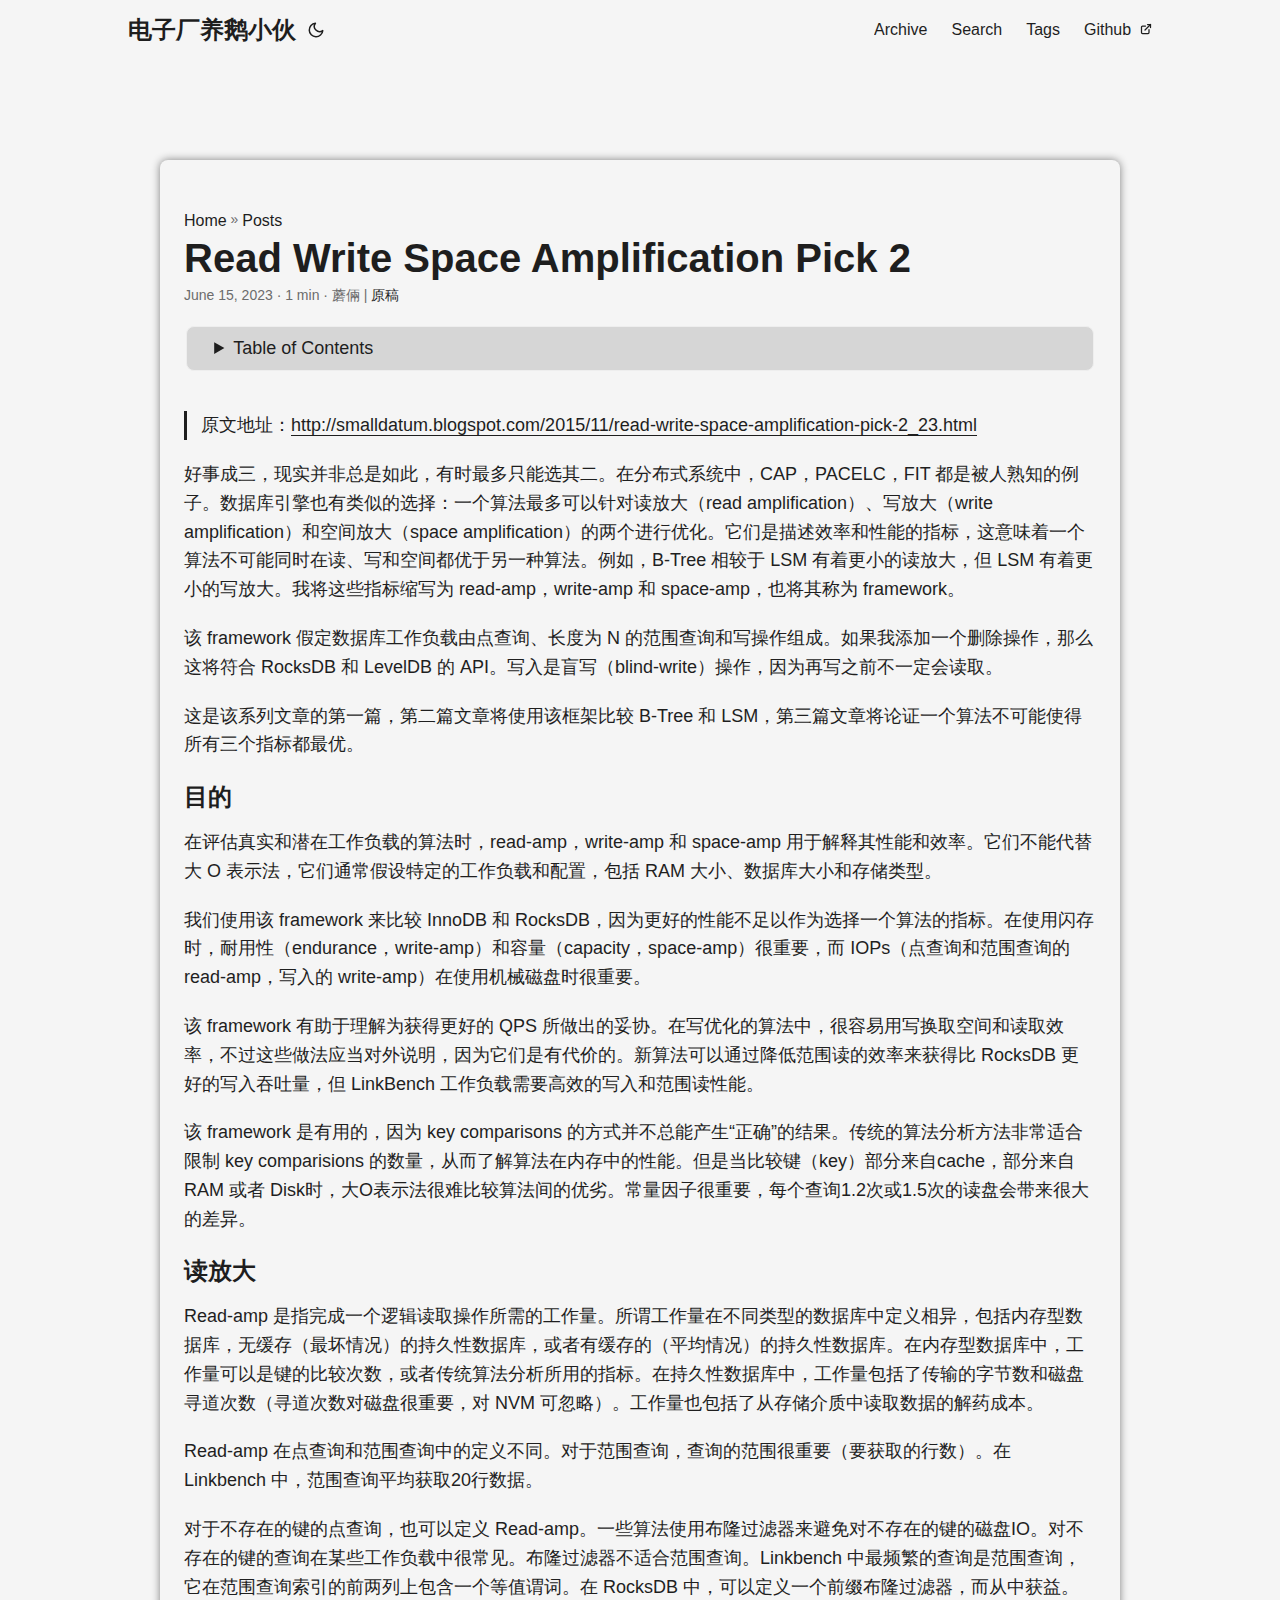
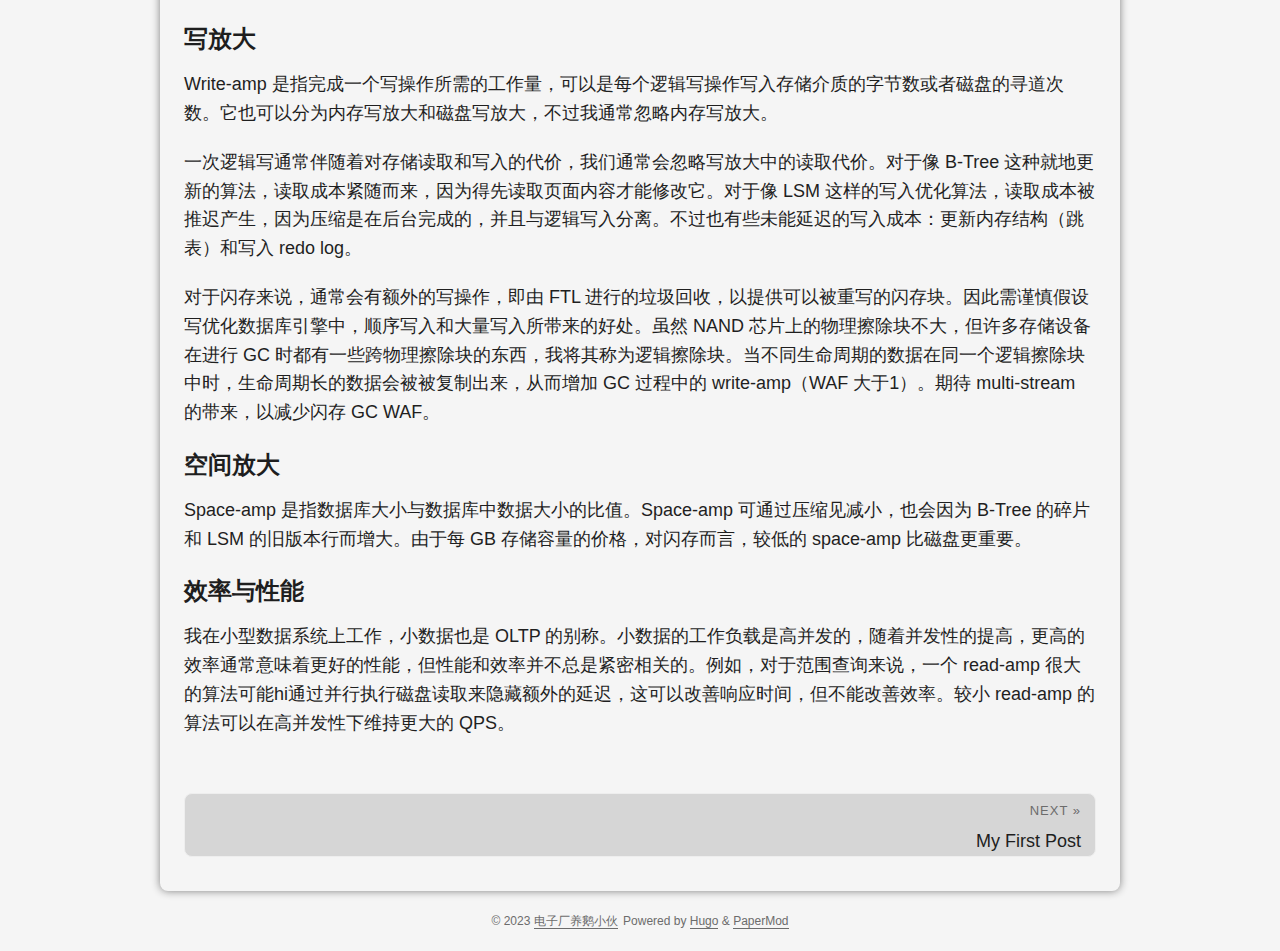
<file: posts/read-write-space-amplification-pick-2/index.html>
<!DOCTYPE html>
<html lang="en" dir="auto">

<head><meta charset="utf-8">
<meta http-equiv="X-UA-Compatible" content="IE=edge">
<meta name="viewport" content="width=device-width, initial-scale=1, shrink-to-fit=no">
<meta name="robots" content="index, follow">
<title>Read Write Space Amplification Pick 2 | 电子厂养鹅小伙</title>
<meta name="keywords" content="">
<meta name="description" content="原文地址：http://smalldatum.blogspot.com/2015/11/read-write-space-amplification-pick-2_23.html
好事成三，现实并非总是如此，有时最多只能选其二。在分布式系统中，CAP，PACELC，FIT 都是被人熟知的例子。数据库引擎也有类似的选择：一个算法最多可以针对读放大（read amplification）、写放大（write amplification）和空间放大（space amplification）的两个进行优化。它们是描述效率和性能的指标，这意味着一个算法不可能同时在读、写和空间都优于另一种算法。例如，B-Tree 相较于 LSM 有着更小的读放大，但 LSM 有着更小的写放大。我将这些指标缩写为 read-amp，write-amp 和 space-amp，也将其称为 framework。
该 framework 假定数据库工作负载由点查询、长度为 N 的范围查询和写操作组成。如果我添加一个删除操作，那么这将符合 RocksDB 和 LevelDB 的 API。写入是盲写（blind-write）操作，因为再写之前不一定会读取。
这是该系列文章的第一篇，第二篇文章将使用该框架比较 B-Tree 和 LSM，第三篇文章将论证一个算法不可能使得所有三个指标都最优。
目的 在评估真实和潜在工作负载的算法时，read-amp，write-amp 和 space-amp 用于解释其性能和效率。它们不能代替大 O 表示法，它们通常假设特定的工作负载和配置，包括 RAM 大小、数据库大小和存储类型。
我们使用该 framework 来比较 InnoDB 和 RocksDB，因为更好的性能不足以作为选择一个算法的指标。在使用闪存时，耐用性（endurance，write-amp）和容量（capacity，space-amp）很重要，而 IOPs（点查询和范围查询的 read-amp，写入的 write-amp）在使用机械磁盘时很重要。
该 framework 有助于理解为获得更好的 QPS 所做出的妥协。在写优化的算法中，很容易用写换取空间和读取效率，不过这些做法应当对外说明，因为它们是有代价的。新算法可以通过降低范围读的效率来获得比 RocksDB 更好的写入吞吐量，但 LinkBench 工作负载需要高效的写入和范围读性能。
该 framework 是有用的，因为 key comparisons 的方式并不总能产生“正确”的结果。传统的算法分析方法非常适合限制 key comparisions 的数量，从而了解算法在内存中的性能。但是当比较键（key）部分来自cache，部分来自 RAM 或者 Disk时，大O表示法很难比较算法间的优劣。常量因子很重要，每个查询1.2次或1.5次的读盘会带来很大的差异。
读放大 Read-amp 是指完成一个逻辑读取操作所需的工作量。所谓工作量在不同类型的数据库中定义相异，包括内存型数据库，无缓存（最坏情况）的持久性数据库，或者有缓存的（平均情况）的持久性数据库。在内存型数据库中，工作量可以是键的比较次数，或者传统算法分析所用的指标。在持久性数据库中，工作量包括了传输的字节数和磁盘寻道次数（寻道次数对磁盘很重要，对 NVM 可忽略）。工作量也包括了从存储介质中读取数据的解药成本。">
<meta name="author" content="蘑倆">
<link rel="canonical" href="https://tybisok.github.io/posts/read-write-space-amplification-pick-2/">
<link crossorigin="anonymous" href="/assets/css/stylesheet.1b52442dd673b94bcf6b33a4306dc1c6335dc44f7483337dfae908f11b6952ef.css" integrity="sha256-G1JELdZzuUvPazOkMG3BxjNdxE90gzN9&#43;ukI8RtpUu8=" rel="preload stylesheet" as="style">
<link rel="icon" href="https://tybisok.github.io/favicon.ico">
<link rel="icon" type="image/png" sizes="16x16" href="https://tybisok.github.io/favicon-16x16.png">
<link rel="icon" type="image/png" sizes="32x32" href="https://tybisok.github.io/favicon-32x32.png">
<link rel="apple-touch-icon" href="https://tybisok.github.io/apple-touch-icon.png">
<link rel="mask-icon" href="https://tybisok.github.io/safari-pinned-tab.svg">
<meta name="theme-color" content="#2e2e33">
<meta name="msapplication-TileColor" content="#2e2e33">
<noscript>
    <style>
        #theme-toggle,
        .top-link {
            display: none;
        }

    </style>
    <style>
        @media (prefers-color-scheme: dark) {
            :root {
                --theme: rgb(29, 30, 32);
                --entry: rgb(46, 46, 51);
                --primary: rgb(218, 218, 219);
                --secondary: rgb(155, 156, 157);
                --tertiary: rgb(65, 66, 68);
                --content: rgb(196, 196, 197);
                --hljs-bg: rgb(46, 46, 51);
                --code-bg: rgb(55, 56, 62);
                --border: rgb(51, 51, 51);
            }

            .list {
                background: var(--theme);
            }

            .list:not(.dark)::-webkit-scrollbar-track {
                background: 0 0;
            }

            .list:not(.dark)::-webkit-scrollbar-thumb {
                border-color: var(--theme);
            }
        }

    </style>
</noscript><meta property="og:title" content="Read Write Space Amplification Pick 2" />
<meta property="og:description" content="原文地址：http://smalldatum.blogspot.com/2015/11/read-write-space-amplification-pick-2_23.html
好事成三，现实并非总是如此，有时最多只能选其二。在分布式系统中，CAP，PACELC，FIT 都是被人熟知的例子。数据库引擎也有类似的选择：一个算法最多可以针对读放大（read amplification）、写放大（write amplification）和空间放大（space amplification）的两个进行优化。它们是描述效率和性能的指标，这意味着一个算法不可能同时在读、写和空间都优于另一种算法。例如，B-Tree 相较于 LSM 有着更小的读放大，但 LSM 有着更小的写放大。我将这些指标缩写为 read-amp，write-amp 和 space-amp，也将其称为 framework。
该 framework 假定数据库工作负载由点查询、长度为 N 的范围查询和写操作组成。如果我添加一个删除操作，那么这将符合 RocksDB 和 LevelDB 的 API。写入是盲写（blind-write）操作，因为再写之前不一定会读取。
这是该系列文章的第一篇，第二篇文章将使用该框架比较 B-Tree 和 LSM，第三篇文章将论证一个算法不可能使得所有三个指标都最优。
目的 在评估真实和潜在工作负载的算法时，read-amp，write-amp 和 space-amp 用于解释其性能和效率。它们不能代替大 O 表示法，它们通常假设特定的工作负载和配置，包括 RAM 大小、数据库大小和存储类型。
我们使用该 framework 来比较 InnoDB 和 RocksDB，因为更好的性能不足以作为选择一个算法的指标。在使用闪存时，耐用性（endurance，write-amp）和容量（capacity，space-amp）很重要，而 IOPs（点查询和范围查询的 read-amp，写入的 write-amp）在使用机械磁盘时很重要。
该 framework 有助于理解为获得更好的 QPS 所做出的妥协。在写优化的算法中，很容易用写换取空间和读取效率，不过这些做法应当对外说明，因为它们是有代价的。新算法可以通过降低范围读的效率来获得比 RocksDB 更好的写入吞吐量，但 LinkBench 工作负载需要高效的写入和范围读性能。
该 framework 是有用的，因为 key comparisons 的方式并不总能产生“正确”的结果。传统的算法分析方法非常适合限制 key comparisions 的数量，从而了解算法在内存中的性能。但是当比较键（key）部分来自cache，部分来自 RAM 或者 Disk时，大O表示法很难比较算法间的优劣。常量因子很重要，每个查询1.2次或1.5次的读盘会带来很大的差异。
读放大 Read-amp 是指完成一个逻辑读取操作所需的工作量。所谓工作量在不同类型的数据库中定义相异，包括内存型数据库，无缓存（最坏情况）的持久性数据库，或者有缓存的（平均情况）的持久性数据库。在内存型数据库中，工作量可以是键的比较次数，或者传统算法分析所用的指标。在持久性数据库中，工作量包括了传输的字节数和磁盘寻道次数（寻道次数对磁盘很重要，对 NVM 可忽略）。工作量也包括了从存储介质中读取数据的解药成本。" />
<meta property="og:type" content="article" />
<meta property="og:url" content="https://tybisok.github.io/posts/read-write-space-amplification-pick-2/" /><meta property="og:image" content="https://tybisok.github.io/papermod-cover.png"/><meta property="article:section" content="posts" />
<meta property="article:published_time" content="2023-06-15T10:33:38+08:00" />
<meta property="article:modified_time" content="2023-06-15T10:33:38+08:00" />

<meta name="twitter:card" content="summary_large_image"/>
<meta name="twitter:image" content="https://tybisok.github.io/papermod-cover.png"/>

<meta name="twitter:title" content="Read Write Space Amplification Pick 2"/>
<meta name="twitter:description" content="原文地址：http://smalldatum.blogspot.com/2015/11/read-write-space-amplification-pick-2_23.html
好事成三，现实并非总是如此，有时最多只能选其二。在分布式系统中，CAP，PACELC，FIT 都是被人熟知的例子。数据库引擎也有类似的选择：一个算法最多可以针对读放大（read amplification）、写放大（write amplification）和空间放大（space amplification）的两个进行优化。它们是描述效率和性能的指标，这意味着一个算法不可能同时在读、写和空间都优于另一种算法。例如，B-Tree 相较于 LSM 有着更小的读放大，但 LSM 有着更小的写放大。我将这些指标缩写为 read-amp，write-amp 和 space-amp，也将其称为 framework。
该 framework 假定数据库工作负载由点查询、长度为 N 的范围查询和写操作组成。如果我添加一个删除操作，那么这将符合 RocksDB 和 LevelDB 的 API。写入是盲写（blind-write）操作，因为再写之前不一定会读取。
这是该系列文章的第一篇，第二篇文章将使用该框架比较 B-Tree 和 LSM，第三篇文章将论证一个算法不可能使得所有三个指标都最优。
目的 在评估真实和潜在工作负载的算法时，read-amp，write-amp 和 space-amp 用于解释其性能和效率。它们不能代替大 O 表示法，它们通常假设特定的工作负载和配置，包括 RAM 大小、数据库大小和存储类型。
我们使用该 framework 来比较 InnoDB 和 RocksDB，因为更好的性能不足以作为选择一个算法的指标。在使用闪存时，耐用性（endurance，write-amp）和容量（capacity，space-amp）很重要，而 IOPs（点查询和范围查询的 read-amp，写入的 write-amp）在使用机械磁盘时很重要。
该 framework 有助于理解为获得更好的 QPS 所做出的妥协。在写优化的算法中，很容易用写换取空间和读取效率，不过这些做法应当对外说明，因为它们是有代价的。新算法可以通过降低范围读的效率来获得比 RocksDB 更好的写入吞吐量，但 LinkBench 工作负载需要高效的写入和范围读性能。
该 framework 是有用的，因为 key comparisons 的方式并不总能产生“正确”的结果。传统的算法分析方法非常适合限制 key comparisions 的数量，从而了解算法在内存中的性能。但是当比较键（key）部分来自cache，部分来自 RAM 或者 Disk时，大O表示法很难比较算法间的优劣。常量因子很重要，每个查询1.2次或1.5次的读盘会带来很大的差异。
读放大 Read-amp 是指完成一个逻辑读取操作所需的工作量。所谓工作量在不同类型的数据库中定义相异，包括内存型数据库，无缓存（最坏情况）的持久性数据库，或者有缓存的（平均情况）的持久性数据库。在内存型数据库中，工作量可以是键的比较次数，或者传统算法分析所用的指标。在持久性数据库中，工作量包括了传输的字节数和磁盘寻道次数（寻道次数对磁盘很重要，对 NVM 可忽略）。工作量也包括了从存储介质中读取数据的解药成本。"/>


<script type="application/ld+json">
{
  "@context": "https://schema.org",
  "@type": "BreadcrumbList",
  "itemListElement": [
    {
      "@type": "ListItem",
      "position":  1 ,
      "name": "Posts",
      "item": "https://tybisok.github.io/posts/"
    }, 
    {
      "@type": "ListItem",
      "position":  2 ,
      "name": "Read Write Space Amplification Pick 2",
      "item": "https://tybisok.github.io/posts/read-write-space-amplification-pick-2/"
    }
  ]
}
</script>
<script type="application/ld+json">
{
  "@context": "https://schema.org",
  "@type": "BlogPosting",
  "headline": "Read Write Space Amplification Pick 2",
  "name": "Read Write Space Amplification Pick 2",
  "description": "原文地址：http://smalldatum.blogspot.com/2015/11/read-write-space-amplification-pick-2_23.html\n好事成三，现实并非总是如此，有时最多只能选其二。在分布式系统中，CAP，PACELC，FIT 都是被人熟知的例子。数据库引擎也有类似的选择：一个算法最多可以针对读放大（read amplification）、写放大（write amplification）和空间放大（space amplification）的两个进行优化。它们是描述效率和性能的指标，这意味着一个算法不可能同时在读、写和空间都优于另一种算法。例如，B-Tree 相较于 LSM 有着更小的读放大，但 LSM 有着更小的写放大。我将这些指标缩写为 read-amp，write-amp 和 space-amp，也将其称为 framework。\n该 framework 假定数据库工作负载由点查询、长度为 N 的范围查询和写操作组成。如果我添加一个删除操作，那么这将符合 RocksDB 和 LevelDB 的 API。写入是盲写（blind-write）操作，因为再写之前不一定会读取。\n这是该系列文章的第一篇，第二篇文章将使用该框架比较 B-Tree 和 LSM，第三篇文章将论证一个算法不可能使得所有三个指标都最优。\n目的 在评估真实和潜在工作负载的算法时，read-amp，write-amp 和 space-amp 用于解释其性能和效率。它们不能代替大 O 表示法，它们通常假设特定的工作负载和配置，包括 RAM 大小、数据库大小和存储类型。\n我们使用该 framework 来比较 InnoDB 和 RocksDB，因为更好的性能不足以作为选择一个算法的指标。在使用闪存时，耐用性（endurance，write-amp）和容量（capacity，space-amp）很重要，而 IOPs（点查询和范围查询的 read-amp，写入的 write-amp）在使用机械磁盘时很重要。\n该 framework 有助于理解为获得更好的 QPS 所做出的妥协。在写优化的算法中，很容易用写换取空间和读取效率，不过这些做法应当对外说明，因为它们是有代价的。新算法可以通过降低范围读的效率来获得比 RocksDB 更好的写入吞吐量，但 LinkBench 工作负载需要高效的写入和范围读性能。\n该 framework 是有用的，因为 key comparisons 的方式并不总能产生“正确”的结果。传统的算法分析方法非常适合限制 key comparisions 的数量，从而了解算法在内存中的性能。但是当比较键（key）部分来自cache，部分来自 RAM 或者 Disk时，大O表示法很难比较算法间的优劣。常量因子很重要，每个查询1.2次或1.5次的读盘会带来很大的差异。\n读放大 Read-amp 是指完成一个逻辑读取操作所需的工作量。所谓工作量在不同类型的数据库中定义相异，包括内存型数据库，无缓存（最坏情况）的持久性数据库，或者有缓存的（平均情况）的持久性数据库。在内存型数据库中，工作量可以是键的比较次数，或者传统算法分析所用的指标。在持久性数据库中，工作量包括了传输的字节数和磁盘寻道次数（寻道次数对磁盘很重要，对 NVM 可忽略）。工作量也包括了从存储介质中读取数据的解药成本。",
  "keywords": [
    
  ],
  "articleBody": " 原文地址：http://smalldatum.blogspot.com/2015/11/read-write-space-amplification-pick-2_23.html\n好事成三，现实并非总是如此，有时最多只能选其二。在分布式系统中，CAP，PACELC，FIT 都是被人熟知的例子。数据库引擎也有类似的选择：一个算法最多可以针对读放大（read amplification）、写放大（write amplification）和空间放大（space amplification）的两个进行优化。它们是描述效率和性能的指标，这意味着一个算法不可能同时在读、写和空间都优于另一种算法。例如，B-Tree 相较于 LSM 有着更小的读放大，但 LSM 有着更小的写放大。我将这些指标缩写为 read-amp，write-amp 和 space-amp，也将其称为 framework。\n该 framework 假定数据库工作负载由点查询、长度为 N 的范围查询和写操作组成。如果我添加一个删除操作，那么这将符合 RocksDB 和 LevelDB 的 API。写入是盲写（blind-write）操作，因为再写之前不一定会读取。\n这是该系列文章的第一篇，第二篇文章将使用该框架比较 B-Tree 和 LSM，第三篇文章将论证一个算法不可能使得所有三个指标都最优。\n目的 在评估真实和潜在工作负载的算法时，read-amp，write-amp 和 space-amp 用于解释其性能和效率。它们不能代替大 O 表示法，它们通常假设特定的工作负载和配置，包括 RAM 大小、数据库大小和存储类型。\n我们使用该 framework 来比较 InnoDB 和 RocksDB，因为更好的性能不足以作为选择一个算法的指标。在使用闪存时，耐用性（endurance，write-amp）和容量（capacity，space-amp）很重要，而 IOPs（点查询和范围查询的 read-amp，写入的 write-amp）在使用机械磁盘时很重要。\n该 framework 有助于理解为获得更好的 QPS 所做出的妥协。在写优化的算法中，很容易用写换取空间和读取效率，不过这些做法应当对外说明，因为它们是有代价的。新算法可以通过降低范围读的效率来获得比 RocksDB 更好的写入吞吐量，但 LinkBench 工作负载需要高效的写入和范围读性能。\n该 framework 是有用的，因为 key comparisons 的方式并不总能产生“正确”的结果。传统的算法分析方法非常适合限制 key comparisions 的数量，从而了解算法在内存中的性能。但是当比较键（key）部分来自cache，部分来自 RAM 或者 Disk时，大O表示法很难比较算法间的优劣。常量因子很重要，每个查询1.2次或1.5次的读盘会带来很大的差异。\n读放大 Read-amp 是指完成一个逻辑读取操作所需的工作量。所谓工作量在不同类型的数据库中定义相异，包括内存型数据库，无缓存（最坏情况）的持久性数据库，或者有缓存的（平均情况）的持久性数据库。在内存型数据库中，工作量可以是键的比较次数，或者传统算法分析所用的指标。在持久性数据库中，工作量包括了传输的字节数和磁盘寻道次数（寻道次数对磁盘很重要，对 NVM 可忽略）。工作量也包括了从存储介质中读取数据的解药成本。\nRead-amp 在点查询和范围查询中的定义不同。对于范围查询，查询的范围很重要（要获取的行数）。在 Linkbench 中，范围查询平均获取20行数据。\n对于不存在的键的点查询，也可以定义 Read-amp。一些算法使用布隆过滤器来避免对不存在的键的磁盘IO。对不存在的键的查询在某些工作负载中很常见。布隆过滤器不适合范围查询。Linkbench 中最频繁的查询是范围查询，它在范围查询索引的前两列上包含一个等值谓词。在 RocksDB 中，可以定义一个前缀布隆过滤器，而从中获益。\n写放大 Write-amp 是指完成一个写操作所需的工作量，可以是每个逻辑写操作写入存储介质的字节数或者磁盘的寻道次数。它也可以分为内存写放大和磁盘写放大，不过我通常忽略内存写放大。\n一次逻辑写通常伴随着对存储读取和写入的代价，我们通常会忽略写放大中的读取代价。对于像 B-Tree 这种就地更新的算法，读取成本紧随而来，因为得先读取页面内容才能修改它。对于像 LSM 这样的写入优化算法，读取成本被推迟产生，因为压缩是在后台完成的，并且与逻辑写入分离。不过也有些未能延迟的写入成本：更新内存结构（跳表）和写入 redo log。\n对于闪存来说，通常会有额外的写操作，即由 FTL 进行的垃圾回收，以提供可以被重写的闪存块。因此需谨慎假设写优化数据库引擎中，顺序写入和大量写入所带来的好处。虽然 NAND 芯片上的物理擦除块不大，但许多存储设备在进行 GC 时都有一些跨物理擦除块的东西，我将其称为逻辑擦除块。当不同生命周期的数据在同一个逻辑擦除块中时，生命周期长的数据会被被复制出来，从而增加 GC 过程中的 write-amp（WAF 大于1）。期待 multi-stream 的带来，以减少闪存 GC WAF。\n空间放大 Space-amp 是指数据库大小与数据库中数据大小的比值。Space-amp 可通过压缩见减小，也会因为 B-Tree 的碎片和 LSM 的旧版本行而增大。由于每 GB 存储容量的价格，对闪存而言，较低的 space-amp 比磁盘更重要。\n效率与性能 我在小型数据系统上工作，小数据也是 OLTP 的别称。小数据的工作负载是高并发的，随着并发性的提高，更高的效率通常意味着更好的性能，但性能和效率并不总是紧密相关的。例如，对于范围查询来说，一个 read-amp 很大的算法可能hi通过并行执行磁盘读取来隐藏额外的延迟，这可以改善响应时间，但不能改善效率。较小 read-amp 的算法可以在高并发性下维持更大的 QPS。\n",
  "wordCount" : "128",
  "inLanguage": "en",
  "datePublished": "2023-06-15T10:33:38+08:00",
  "dateModified": "2023-06-15T10:33:38+08:00",
  "author":{
    "@type": "Person",
    "name": "蘑倆"
  },
  "mainEntityOfPage": {
    "@type": "WebPage",
    "@id": "https://tybisok.github.io/posts/read-write-space-amplification-pick-2/"
  },
  "publisher": {
    "@type": "Organization",
    "name": "电子厂养鹅小伙",
    "logo": {
      "@type": "ImageObject",
      "url": "https://tybisok.github.io/favicon.ico"
    }
  }
}
</script>
</head>

<body class="" id="top">
<script>
    if (localStorage.getItem("pref-theme") === "dark") {
        document.body.classList.add('dark');
    } else if (localStorage.getItem("pref-theme") === "light") {
        document.body.classList.remove('dark')
    } else if (window.matchMedia('(prefers-color-scheme: dark)').matches) {
        document.body.classList.add('dark');
    }

</script>

<header class="header">
    <nav class="nav">
        <div class="logo">
            <a href="https://tybisok.github.io/" accesskey="h" title="电子厂养鹅小伙 (Alt + H)">电子厂养鹅小伙</a>
            <div class="logo-switches">
                <button id="theme-toggle" accesskey="t" title="(Alt + T)">
                    <svg id="moon" xmlns="http://www.w3.org/2000/svg" width="24" height="18" viewBox="0 0 24 24"
                        fill="none" stroke="currentColor" stroke-width="2" stroke-linecap="round"
                        stroke-linejoin="round">
                        <path d="M21 12.79A9 9 0 1 1 11.21 3 7 7 0 0 0 21 12.79z"></path>
                    </svg>
                    <svg id="sun" xmlns="http://www.w3.org/2000/svg" width="24" height="18" viewBox="0 0 24 24"
                        fill="none" stroke="currentColor" stroke-width="2" stroke-linecap="round"
                        stroke-linejoin="round">
                        <circle cx="12" cy="12" r="5"></circle>
                        <line x1="12" y1="1" x2="12" y2="3"></line>
                        <line x1="12" y1="21" x2="12" y2="23"></line>
                        <line x1="4.22" y1="4.22" x2="5.64" y2="5.64"></line>
                        <line x1="18.36" y1="18.36" x2="19.78" y2="19.78"></line>
                        <line x1="1" y1="12" x2="3" y2="12"></line>
                        <line x1="21" y1="12" x2="23" y2="12"></line>
                        <line x1="4.22" y1="19.78" x2="5.64" y2="18.36"></line>
                        <line x1="18.36" y1="5.64" x2="19.78" y2="4.22"></line>
                    </svg>
                </button>
            </div>
        </div>
        <ul id="menu">
            <li>
                <a href="https://tybisok.github.io/archives" title="Archive">
                    <span>Archive</span>
                </a>
            </li>
            <li>
                <a href="https://tybisok.github.io/search/" title="Search (Alt &#43; /)" accesskey=/>
                    <span>Search</span>
                </a>
            </li>
            <li>
                <a href="https://tybisok.github.io/tags/" title="Tags">
                    <span>Tags</span>
                </a>
            </li>
            <li>
                <a href="https://github.com/TYBisok" title="Github">
                    <span>Github</span>&nbsp;
                    <svg fill="none" shape-rendering="geometricPrecision" stroke="currentColor" stroke-linecap="round"
                        stroke-linejoin="round" stroke-width="2.5" viewBox="0 0 24 24" height="12" width="12">
                        <path d="M18 13v6a2 2 0 01-2 2H5a2 2 0 01-2-2V8a2 2 0 012-2h6"></path>
                        <path d="M15 3h6v6"></path>
                        <path d="M10 14L21 3"></path>
                    </svg>
                </a>
            </li>
        </ul>
    </nav>
</header>
<main class="main">

<article class="post-single">
  <header class="post-header">
    <div class="breadcrumbs"><a href="https://tybisok.github.io/">Home</a>&nbsp;»&nbsp;<a href="https://tybisok.github.io/posts/">Posts</a></div>
    <h1 class="post-title">
      Read Write Space Amplification Pick 2
    </h1>
    <div class="post-meta"><span title='2023-06-15 10:33:38 +0800 CST'>June 15, 2023</span>&nbsp;·&nbsp;1 min&nbsp;·&nbsp;蘑倆&nbsp;|&nbsp;<a href="https://github.com/TYBisok/blog/tree/main/content/posts/read-write-space-amplification-pick-2.md" rel="noopener noreferrer" target="_blank">原稿</a>

</div>
  </header> <div class="toc">
    <details >
        <summary accesskey="c" title="(Alt + C)">
            <span class="details">Table of Contents</span>
        </summary>

        <div class="inner"><ul>
                <li>
                    <a href="#%e7%9b%ae%e7%9a%84" aria-label="目的">目的</a></li>
                <li>
                    <a href="#%e8%af%bb%e6%94%be%e5%a4%a7" aria-label="读放大">读放大</a></li>
                <li>
                    <a href="#%e5%86%99%e6%94%be%e5%a4%a7" aria-label="写放大">写放大</a></li>
                <li>
                    <a href="#%e7%a9%ba%e9%97%b4%e6%94%be%e5%a4%a7" aria-label="空间放大">空间放大</a></li>
                <li>
                    <a href="#%e6%95%88%e7%8e%87%e4%b8%8e%e6%80%a7%e8%83%bd" aria-label="效率与性能">效率与性能</a>
                </li>
            </ul>
        </div>
    </details>
</div>

  <div class="post-content"><blockquote>
<p>原文地址：<a href="http://smalldatum.blogspot.com/2015/11/read-write-space-amplification-pick-2_23.html">http://smalldatum.blogspot.com/2015/11/read-write-space-amplification-pick-2_23.html</a></p>
</blockquote>
<p>好事成三，现实并非总是如此，有时最多只能选其二。在分布式系统中，CAP，PACELC，FIT 都是被人熟知的例子。数据库引擎也有类似的选择：一个算法最多可以针对读放大（read amplification）、写放大（write amplification）和空间放大（space amplification）的两个进行优化。它们是描述效率和性能的指标，这意味着一个算法不可能同时在读、写和空间都优于另一种算法。例如，B-Tree 相较于 LSM 有着更小的读放大，但 LSM 有着更小的写放大。我将这些指标缩写为 read-amp，write-amp 和 space-amp，也将其称为 framework。</p>
<p>该 framework 假定数据库工作负载由点查询、长度为 N 的范围查询和写操作组成。如果我添加一个删除操作，那么这将符合 RocksDB 和 LevelDB 的 API。写入是盲写（blind-write）操作，因为再写之前不一定会读取。</p>
<p>这是该系列文章的第一篇，第二篇文章将使用该框架比较 B-Tree 和 LSM，第三篇文章将论证一个算法不可能使得所有三个指标都最优。</p>
<h3 id="目的">目的<a hidden class="anchor" aria-hidden="true" href="#目的">#</a></h3>
<p>在评估真实和潜在工作负载的算法时，read-amp，write-amp 和 space-amp 用于解释其性能和效率。它们不能代替大 O 表示法，它们通常假设特定的工作负载和配置，包括 RAM 大小、数据库大小和存储类型。</p>
<p>我们使用该 framework 来比较 InnoDB 和 RocksDB，因为更好的性能不足以作为选择一个算法的指标。在使用闪存时，耐用性（endurance，write-amp）和容量（capacity，space-amp）很重要，而 IOPs（点查询和范围查询的 read-amp，写入的 write-amp）在使用机械磁盘时很重要。</p>
<p>该 framework 有助于理解为获得更好的 QPS 所做出的妥协。在写优化的算法中，很容易用写换取空间和读取效率，不过这些做法应当对外说明，因为它们是有代价的。新算法可以通过降低范围读的效率来获得比 RocksDB 更好的写入吞吐量，但 LinkBench 工作负载需要高效的写入和范围读性能。</p>
<p>该 framework 是有用的，因为 key comparisons 的方式并不总能产生“正确”的结果。传统的算法分析方法非常适合限制 key comparisions 的数量，从而了解算法在内存中的性能。但是当比较键（key）部分来自cache，部分来自 RAM 或者 Disk时，大O表示法很难比较算法间的优劣。常量因子很重要，每个查询1.2次或1.5次的读盘会带来很大的差异。</p>
<h3 id="读放大">读放大<a hidden class="anchor" aria-hidden="true" href="#读放大">#</a></h3>
<p>Read-amp 是指完成一个逻辑读取操作所需的工作量。所谓工作量在不同类型的数据库中定义相异，包括内存型数据库，无缓存（最坏情况）的持久性数据库，或者有缓存的（平均情况）的持久性数据库。在内存型数据库中，工作量可以是键的比较次数，或者传统算法分析所用的指标。在持久性数据库中，工作量包括了传输的字节数和磁盘寻道次数（寻道次数对磁盘很重要，对 NVM 可忽略）。工作量也包括了从存储介质中读取数据的解药成本。</p>
<p>Read-amp 在点查询和范围查询中的定义不同。对于范围查询，查询的范围很重要（要获取的行数）。在 Linkbench 中，范围查询平均获取20行数据。</p>
<p>对于不存在的键的点查询，也可以定义 Read-amp。一些算法使用布隆过滤器来避免对不存在的键的磁盘IO。对不存在的键的查询在某些工作负载中很常见。布隆过滤器不适合范围查询。Linkbench 中最频繁的查询是范围查询，它在范围查询索引的前两列上包含一个等值谓词。在 RocksDB 中，可以定义一个前缀布隆过滤器，而从中获益。</p>
<h3 id="写放大">写放大<a hidden class="anchor" aria-hidden="true" href="#写放大">#</a></h3>
<p>Write-amp 是指完成一个写操作所需的工作量，可以是每个逻辑写操作写入存储介质的字节数或者磁盘的寻道次数。它也可以分为内存写放大和磁盘写放大，不过我通常忽略内存写放大。</p>
<p>一次逻辑写通常伴随着对存储读取和写入的代价，我们通常会忽略写放大中的读取代价。对于像 B-Tree 这种就地更新的算法，读取成本紧随而来，因为得先读取页面内容才能修改它。对于像 LSM 这样的写入优化算法，读取成本被推迟产生，因为压缩是在后台完成的，并且与逻辑写入分离。不过也有些未能延迟的写入成本：更新内存结构（跳表）和写入 redo log。</p>
<p>对于闪存来说，通常会有额外的写操作，即由 FTL 进行的垃圾回收，以提供可以被重写的闪存块。因此需谨慎假设写优化数据库引擎中，顺序写入和大量写入所带来的好处。虽然 NAND 芯片上的物理擦除块不大，但许多存储设备在进行 GC 时都有一些跨物理擦除块的东西，我将其称为逻辑擦除块。当不同生命周期的数据在同一个逻辑擦除块中时，生命周期长的数据会被被复制出来，从而增加 GC 过程中的 write-amp（WAF 大于1）。期待 multi-stream 的带来，以减少闪存 GC WAF。</p>
<h3 id="空间放大">空间放大<a hidden class="anchor" aria-hidden="true" href="#空间放大">#</a></h3>
<p>Space-amp 是指数据库大小与数据库中数据大小的比值。Space-amp 可通过压缩见减小，也会因为 B-Tree 的碎片和 LSM 的旧版本行而增大。由于每 GB 存储容量的价格，对闪存而言，较低的 space-amp 比磁盘更重要。</p>
<h3 id="效率与性能">效率与性能<a hidden class="anchor" aria-hidden="true" href="#效率与性能">#</a></h3>
<p>我在小型数据系统上工作，小数据也是 OLTP 的别称。小数据的工作负载是高并发的，随着并发性的提高，更高的效率通常意味着更好的性能，但性能和效率并不总是紧密相关的。例如，对于范围查询来说，一个 read-amp 很大的算法可能hi通过并行执行磁盘读取来隐藏额外的延迟，这可以改善响应时间，但不能改善效率。较小 read-amp 的算法可以在高并发性下维持更大的 QPS。</p>


  </div>

  <footer class="post-footer">
    <ul class="post-tags">
    </ul>
<nav class="paginav">
  <a class="next" href="https://tybisok.github.io/posts/my-first-post/">
    <span class="title">Next »</span>
    <br>
    <span>My First Post</span>
  </a>
</nav>

  </footer>
</article>
    </main>
    
<footer class="footer">
    <span>&copy; 2023 <a href="https://tybisok.github.io/">电子厂养鹅小伙</a></span>
    <span>
        Powered by
        <a href="https://gohugo.io/" rel="noopener noreferrer" target="_blank">Hugo</a> &
        <a href="https://github.com/adityatelange/hugo-PaperMod/" rel="noopener" target="_blank">PaperMod</a>
    </span>
</footer>
<a href="#top" aria-label="go to top" title="Go to Top (Alt + G)" class="top-link" id="top-link" accesskey="g">
    <svg xmlns="http://www.w3.org/2000/svg" viewBox="0 0 12 6" fill="currentColor">
        <path d="M12 6H0l6-6z" />
    </svg>
</a>

<script>
    let menu = document.getElementById('menu')
    if (menu) {
        menu.scrollLeft = localStorage.getItem("menu-scroll-position");
        menu.onscroll = function () {
            localStorage.setItem("menu-scroll-position", menu.scrollLeft);
        }
    }

    document.querySelectorAll('a[href^="#"]').forEach(anchor => {
        anchor.addEventListener("click", function (e) {
            e.preventDefault();
            var id = this.getAttribute("href").substr(1);
            if (!window.matchMedia('(prefers-reduced-motion: reduce)').matches) {
                document.querySelector(`[id='${decodeURIComponent(id)}']`).scrollIntoView({
                    behavior: "smooth"
                });
            } else {
                document.querySelector(`[id='${decodeURIComponent(id)}']`).scrollIntoView();
            }
            if (id === "top") {
                history.replaceState(null, null, " ");
            } else {
                history.pushState(null, null, `#${id}`);
            }
        });
    });

</script>
<script>
    var mybutton = document.getElementById("top-link");
    window.onscroll = function () {
        if (document.body.scrollTop > 800 || document.documentElement.scrollTop > 800) {
            mybutton.style.visibility = "visible";
            mybutton.style.opacity = "1";
        } else {
            mybutton.style.visibility = "hidden";
            mybutton.style.opacity = "0";
        }
    };

</script>
<script>
    document.getElementById("theme-toggle").addEventListener("click", () => {
        if (document.body.className.includes("dark")) {
            document.body.classList.remove('dark');
            localStorage.setItem("pref-theme", 'light');
        } else {
            document.body.classList.add('dark');
            localStorage.setItem("pref-theme", 'dark');
        }
    })

</script>
<script>
    document.querySelectorAll('pre > code').forEach((codeblock) => {
        const container = codeblock.parentNode.parentNode;

        const copybutton = document.createElement('button');
        copybutton.classList.add('copy-code');
        copybutton.innerHTML = 'copy';

        function copyingDone() {
            copybutton.innerHTML = 'copied!';
            setTimeout(() => {
                copybutton.innerHTML = 'copy';
            }, 2000);
        }

        copybutton.addEventListener('click', (cb) => {
            if ('clipboard' in navigator) {
                navigator.clipboard.writeText(codeblock.textContent);
                copyingDone();
                return;
            }

            const range = document.createRange();
            range.selectNodeContents(codeblock);
            const selection = window.getSelection();
            selection.removeAllRanges();
            selection.addRange(range);
            try {
                document.execCommand('copy');
                copyingDone();
            } catch (e) { };
            selection.removeRange(range);
        });

        if (container.classList.contains("highlight")) {
            container.appendChild(copybutton);
        } else if (container.parentNode.firstChild == container) {
            
        } else if (codeblock.parentNode.parentNode.parentNode.parentNode.parentNode.nodeName == "TABLE") {
            
            codeblock.parentNode.parentNode.parentNode.parentNode.parentNode.appendChild(copybutton);
        } else {
            
            codeblock.parentNode.appendChild(copybutton);
        }
    });
</script>
</body>

</html>
</file>
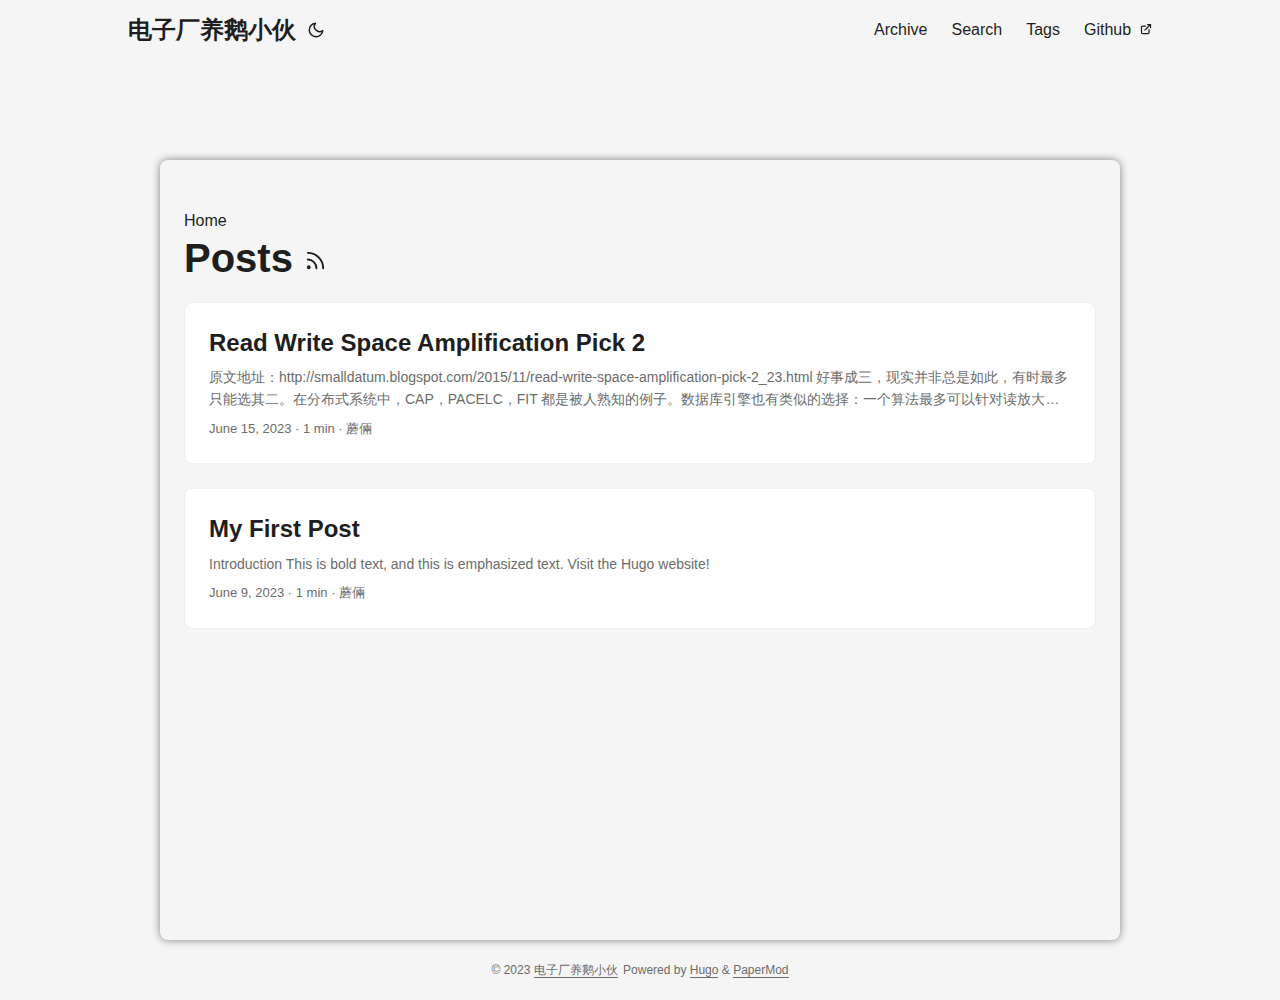
<file: posts/page/1/index.html>
<!DOCTYPE html>
<html lang="en">
  <head>
    <title>https://tybisok.github.io/posts/</title>
    <link rel="canonical" href="https://tybisok.github.io/posts/">
    <meta name="robots" content="noindex">
    <meta charset="utf-8">
    <meta http-equiv="refresh" content="0; url=https://tybisok.github.io/posts/">
  </head>
</html>
</file>
<file: assets/css/stylesheet.1b52442dd673b94bcf6b33a4306dc1c6335dc44f7483337dfae908f11b6952ef.css>
/*
  PaperMod v7
  License: MIT https://github.com/adityatelange/hugo-PaperMod/blob/master/LICENSE
  Copyright (c) 2020 nanxiaobei and adityatelange
  Copyright (c) 2021-2023 adityatelange
*/
:root{--gap:24px;--content-gap:20px;--nav-width:1024px;--main-width:912px;--header-height:60px;--footer-height:60px;--radius:8px;--theme:rgb(245, 245, 245);--entry:rgb(255, 255, 255);--primary:rgb(30, 30, 30);--secondary:rgb(108, 108, 108);--tertiary:rgb(214, 214, 214);--content:rgb(31, 31, 31);--hljs-bg:rgb(28, 29, 33);--code-bg:rgb(214, 214, 214);--border:rgb(238, 238, 238)}.dark{--theme:rgb(29, 30, 32);--entry:rgb(46, 46, 51);--primary:rgb(218, 218, 219);--secondary:rgb(155, 156, 157);--tertiary:rgb(65, 66, 68);--content:rgb(196, 196, 197);--hljs-bg:rgb(46, 46, 51);--code-bg:rgb(55, 56, 62);--border:rgb(51, 51, 51)}.list{background:var(--theme)}.dark.list{background:var(--theme)}*,::after,::before{box-sizing:border-box}html{-webkit-tap-highlight-color:transparent;overflow-y:scroll}a,button,body,h1,h2,h3,h4,h5,h6{color:var(--primary)}body{font-family:-apple-system,BlinkMacSystemFont,segoe ui,Roboto,Oxygen,Ubuntu,Cantarell,open sans,helvetica neue,sans-serif;font-size:18px;line-height:1.6;word-break:break-word;background:var(--theme)}article,aside,figcaption,figure,footer,header,hgroup,main,nav,section,table{display:block}h1,h2,h3,h4,h5,h6{line-height:1.2}h1,h2,h3,h4,h5,h6,p{margin-top:0;margin-bottom:0}ul{padding:0}a{text-decoration:none}body,figure,ul{margin:0}table{width:100%;border-collapse:collapse;border-spacing:0;overflow-x:auto;word-break:keep-all}button,input,textarea{padding:0;font:inherit;background:0 0;border:0}input,textarea{outline:0}button,input[type=button],input[type=submit]{cursor:pointer}input:-webkit-autofill,textarea:-webkit-autofill{box-shadow:0 0 0 50px var(--theme)inset}img{display:block;max-width:100%}.not-found{position:absolute;left:0;right:0;display:flex;align-items:center;justify-content:center;height:80%;font-size:160px;font-weight:700}.archive-posts{width:100%;font-size:16px}.archive-year{margin-top:40px}.archive-year:not(:last-of-type){border-bottom:2px solid var(--border)}.archive-month{display:flex;align-items:flex-start;padding:10px 0}.archive-month-header{margin:25px 0;width:200px}.archive-month:not(:last-of-type){border-bottom:1px solid var(--border)}.archive-entry{position:relative;padding:5px;margin:10px 0}.archive-entry-title{margin:5px 0;font-weight:400}.archive-count,.archive-meta{color:var(--secondary);font-size:14px}.footer,.top-link{font-size:12px;color:var(--secondary)}.footer{max-width:calc(var(--main-width) + var(--gap) * 2);margin:auto;padding:calc((var(--footer-height) - var(--gap))/2)var(--gap);text-align:center;line-height:24px}.footer span{margin-inline-start:1px;margin-inline-end:1px}.footer span:last-child{white-space:nowrap}.footer a{color:inherit;border-bottom:1px solid var(--secondary)}.footer a:hover{border-bottom:1px solid var(--primary)}.top-link{visibility:hidden;position:fixed;bottom:60px;right:30px;z-index:99;background:var(--tertiary);width:42px;height:42px;padding:12px;border-radius:64px;transition:visibility .5s,opacity .8s linear}.top-link,.top-link svg{filter:drop-shadow(0 0 0 var(--theme))}.footer a:hover,.top-link:hover{color:var(--primary)}.top-link:focus,#theme-toggle:focus{outline:0}.nav{display:flex;flex-wrap:wrap;justify-content:space-between;max-width:calc(var(--nav-width) + var(--gap) * 2);margin-inline-start:auto;margin-inline-end:auto;line-height:var(--header-height)}.nav a{display:block}.logo,#menu{display:flex;margin:auto var(--gap)}.logo{flex-wrap:inherit}.logo a{font-size:24px;font-weight:700}.logo a img,.logo a svg{display:inline;vertical-align:middle;pointer-events:none;transform:translate(0,-10%);border-radius:6px;margin-inline-end:8px}button#theme-toggle{font-size:26px;margin:auto 4px}body.dark #moon{vertical-align:middle;display:none}body:not(.dark) #sun{display:none}#menu{list-style:none;word-break:keep-all;overflow-x:auto;white-space:nowrap}#menu li+li{margin-inline-start:var(--gap)}#menu a{font-size:16px}#menu .active{font-weight:500;border-bottom:2px solid}.lang-switch li,.lang-switch ul,.logo-switches{display:inline-flex;margin:auto 4px}.lang-switch{display:flex;flex-wrap:inherit}.lang-switch a{margin:auto 3px;font-size:16px;font-weight:500}.logo-switches{flex-wrap:inherit}.main{position:relative;min-height:calc(100vh - var(--header-height) - var(--footer-height));max-width:calc(var(--main-width) + var(--gap) * 2);margin:auto;padding:var(--gap);box-shadow:0 0 8px gray;margin-top:100px;border-radius:8px}.page-header h1{font-size:40px}.pagination{display:flex}.pagination a{color:var(--theme);font-size:13px;line-height:36px;background:var(--primary);border-radius:calc(36px/2);padding:0 16px}.pagination .next{margin-inline-start:auto}.social-icons{padding:12px 0}.social-icons a:not(:last-of-type){margin-inline-end:12px}.social-icons a svg{height:26px;width:26px}code{direction:ltr}div.highlight,pre{position:relative}.copy-code{display:none;position:absolute;top:4px;right:4px;color:rgba(255,255,255,.8);background:rgba(78,78,78,.8);border-radius:var(--radius);padding:0 5px;font-size:14px;user-select:none}div.highlight:hover .copy-code,pre:hover .copy-code{display:block}.first-entry{position:relative;display:flex;flex-direction:column;justify-content:center;min-height:220px;margin:var(--gap)0 calc(var(--gap) * 2)}.first-entry .entry-header{overflow:hidden;display:-webkit-box;-webkit-box-orient:vertical;-webkit-line-clamp:3}.first-entry .entry-header h1{font-size:34px;line-height:1.3}.first-entry .entry-content{margin:14px 0;font-size:16px;-webkit-line-clamp:3}.first-entry .entry-footer{font-size:14px}.home-info .entry-content{-webkit-line-clamp:unset}.post-entry{position:relative;margin-bottom:var(--gap);padding:var(--gap);background:var(--entry);border-radius:var(--radius);transition:transform .1s;border:1px solid var(--border)}.post-entry:active{transform:scale(.96)}.tag-entry .entry-cover{display:none}.entry-header h2{font-size:24px;line-height:1.3}.entry-content{margin:8px 0;color:var(--secondary);font-size:14px;line-height:1.6;overflow:hidden;display:-webkit-box;-webkit-box-orient:vertical;-webkit-line-clamp:2}.entry-footer{color:var(--secondary);font-size:13px}.entry-link{position:absolute;left:0;right:0;top:0;bottom:0}.entry-cover,.entry-isdraft{font-size:14px;color:var(--secondary)}.entry-cover{margin-bottom:var(--gap);text-align:center}.entry-cover img{border-radius:var(--radius);pointer-events:none;width:100%;height:auto}.entry-cover a{color:var(--secondary);box-shadow:0 1px 0 var(--primary)}.page-header,.post-header{margin:24px auto var(--content-gap)}.post-title{margin-bottom:2px;font-size:40px}.post-description{margin-top:10px;margin-bottom:5px}.post-meta,.breadcrumbs{color:var(--secondary);font-size:14px;display:flex;flex-wrap:wrap}.post-meta .i18n_list li{display:inline-flex;list-style:none;margin:auto 3px;box-shadow:0 1px 0 var(--secondary)}.breadcrumbs a{font-size:16px}.post-content{color:var(--content)}.post-content h3,.post-content h4,.post-content h5,.post-content h6{margin:24px 0 16px}.post-content h1{margin:40px auto 32px;font-size:40px}.post-content h2{margin:32px auto 24px;font-size:32px}.post-content h3{font-size:24px}.post-content h4{font-size:16px}.post-content h5{font-size:14px}.post-content h6{font-size:12px}.post-content a,.toc a:hover{box-shadow:0 1px;box-decoration-break:clone;-webkit-box-decoration-break:clone}.post-content a code{margin:auto 0;border-radius:0;box-shadow:0 -1px 0 var(--primary)inset}.post-content del{text-decoration:line-through}.post-content dl,.post-content ol,.post-content p,.post-content figure,.post-content ul{margin-bottom:var(--content-gap)}.post-content ol,.post-content ul{padding-inline-start:20px}.post-content li{margin-top:5px}.post-content li p{margin-bottom:0}.post-content dl{display:flex;flex-wrap:wrap;margin:0}.post-content dt{width:25%;font-weight:700}.post-content dd{width:75%;margin-inline-start:0;padding-inline-start:10px}.post-content dd~dd,.post-content dt~dt{margin-top:10px}.post-content table{margin-bottom:32px}.post-content table th,.post-content table:not(.highlighttable,.highlight table,.gist .highlight) td{min-width:80px;padding:12px 8px;line-height:1.5;border-bottom:1px solid var(--border)}.post-content table th{font-size:14px;text-align:start}.post-content table:not(.highlighttable) td code:only-child{margin:auto 0}.post-content .highlight table{border-radius:var(--radius)}.post-content .highlight:not(table){margin:10px auto;background:var(--hljs-bg)!important;border-radius:var(--radius);direction:ltr}.post-content li>.highlight{margin-inline-end:0}.post-content ul pre{margin-inline-start:calc(var(--gap) * -2)}.post-content .highlight pre{margin:0}.post-content .highlighttable{table-layout:fixed}.post-content .highlighttable td:first-child{width:40px}.post-content .highlighttable td .linenodiv{padding-inline-end:0!important}.post-content .highlighttable td .highlight,.post-content .highlighttable td .linenodiv pre{margin-bottom:0}.post-content code{margin:auto 4px;padding:4px 6px;font-size:.78em;line-height:1.5;background:var(--code-bg);border-radius:2px}.post-content pre code{display:block;margin:auto 0;padding:10px;color:#d5d5d6;background:var(--hljs-bg)!important;border-radius:var(--radius);overflow-x:auto;word-break:break-all}.post-content blockquote{margin:20px 0;padding:0 14px;border-inline-start:3px solid var(--primary)}.post-content hr{margin:30px 0;height:2px;background:var(--tertiary);border:0}.post-content iframe{max-width:100%}.post-content img{border-radius:4px;margin:1rem 0}.post-content img[src*="#center"]{margin:1rem auto}.post-content figure.align-center{text-align:center}.post-content figure>figcaption{color:var(--primary);font-size:16px;font-weight:700;margin:8px 0 16px}.post-content figure>figcaption>p{color:var(--secondary);font-size:14px;font-weight:400}.toc{margin:0 2px 40px;border:1px solid var(--border);background:var(--code-bg);border-radius:var(--radius);padding:.4em}.dark .toc{background:var(--entry)}.toc details summary{cursor:zoom-in;margin-inline-start:20px}.toc details[open] summary{cursor:zoom-out}.toc .details{display:inline;font-weight:500}.toc .inner{margin:0 20px;padding:10px 20px}.toc li ul{margin-inline-start:var(--gap)}.toc summary:focus{outline:0}.post-footer{margin-top:56px}.post-tags li{display:inline-block;margin-inline-end:3px;margin-bottom:5px}.post-tags a,.share-buttons,.paginav{border-radius:var(--radius);background:var(--code-bg);border:1px solid var(--border)}.post-tags a{display:block;padding-inline-start:14px;padding-inline-end:14px;color:var(--secondary);font-size:14px;line-height:34px;background:var(--code-bg)}.post-tags a:hover,.paginav a:hover{background:var(--border)}.share-buttons{margin:14px 0;padding-inline-start:var(--radius);display:flex;justify-content:center;overflow-x:auto}.share-buttons a{margin-top:10px}.share-buttons a:not(:last-of-type){margin-inline-end:12px}h1:hover .anchor,h2:hover .anchor,h3:hover .anchor,h4:hover .anchor,h5:hover .anchor,h6:hover .anchor{display:inline-flex;color:var(--secondary);margin-inline-start:8px;font-weight:500;user-select:none}.paginav{margin:10px 0;display:flex;line-height:30px;border-radius:var(--radius)}.paginav a{padding-inline-start:14px;padding-inline-end:14px;border-radius:var(--radius)}.paginav .title{letter-spacing:1px;text-transform:uppercase;font-size:small;color:var(--secondary)}.paginav .prev,.paginav .next{width:50%}.paginav span:hover:not(.title){box-shadow:0 1px}.paginav .next{margin-inline-start:auto;text-align:right}[dir=rtl] .paginav .next{text-align:left}h1>a>svg{display:inline}img.in-text{display:inline;margin:auto}.buttons,.main .profile{display:flex;justify-content:center}.main .profile{align-items:center;min-height:calc(100vh - var(--header-height) - var(--footer-height) - (var(--gap) * 2));text-align:center}.profile .profile_inner h1{padding:12px 0}.profile img{display:inline-table;border-radius:50%}.buttons{flex-wrap:wrap;max-width:400px;margin:0 auto}.button{background:var(--tertiary);border-radius:var(--radius);margin:8px;padding:6px;transition:transform .1s}.button-inner{padding:0 8px}.button:active{transform:scale(.96)}#searchbox input{padding:4px 10px;width:100%;color:var(--primary);font-weight:700;border:2px solid var(--tertiary);border-radius:var(--radius)}#searchbox input:focus{border-color:var(--secondary)}#searchResults li{list-style:none;border-radius:var(--radius);padding:10px;margin:10px 0;position:relative;font-weight:500}#searchResults{margin:10px 0;width:100%}#searchResults li:active{transition:transform .1s;transform:scale(.98)}#searchResults a{position:absolute;width:100%;height:100%;top:0;left:0;outline:none}#searchResults .focus{transform:scale(.98);border:2px solid var(--tertiary)}.terms-tags li{display:inline-block;margin:10px;font-weight:500}.terms-tags a{display:block;padding:3px 10px;background:var(--tertiary);border-radius:6px;transition:transform .1s}.terms-tags a:active{background:var(--tertiary);transform:scale(.96)}.chroma{background-color:unset!important}::-webkit-scrollbar-track{background:0 0}.list:not(.dark)::-webkit-scrollbar-track{background:var(--code-bg)}::-webkit-scrollbar-thumb{background:var(--tertiary);border:5px solid var(--theme);border-radius:var(--radius)}.list:not(.dark)::-webkit-scrollbar-thumb{border:5px solid var(--code-bg)}::-webkit-scrollbar-thumb:hover{background:var(--secondary)}::-webkit-scrollbar:not(.highlighttable,.highlight table,.gist .highlight){background:var(--theme)}.post-content .highlighttable td .highlight pre code::-webkit-scrollbar{display:none}.post-content :not(table) ::-webkit-scrollbar-thumb{border:2px solid var(--hljs-bg);background:#717175}.post-content :not(table) ::-webkit-scrollbar-thumb:hover{background:#a3a3a5}.gist table::-webkit-scrollbar-thumb{border:2px solid #fff;background:#adadad}.gist table::-webkit-scrollbar-thumb:hover{background:#707070}.post-content table::-webkit-scrollbar-thumb{border-width:2px}@media screen and (min-width:768px){::-webkit-scrollbar{width:19px;height:11px}}@media screen and (max-width:768px){:root{--gap:14px}.profile img{transform:scale(.85)}.first-entry{min-height:260px}.archive-month{flex-direction:column}.archive-year{margin-top:20px}.footer{padding:calc((var(--footer-height) - var(--gap) - 10px)/2)var(--gap)}}@media screen and (max-width:900px){.list .top-link{transform:translateY(-5rem)}}@media(prefers-reduced-motion){.terms-tags a:active,.button:active,.post-entry:active,.top-link,#searchResults .focus,#searchResults li:active{transform:none}}
</file>
